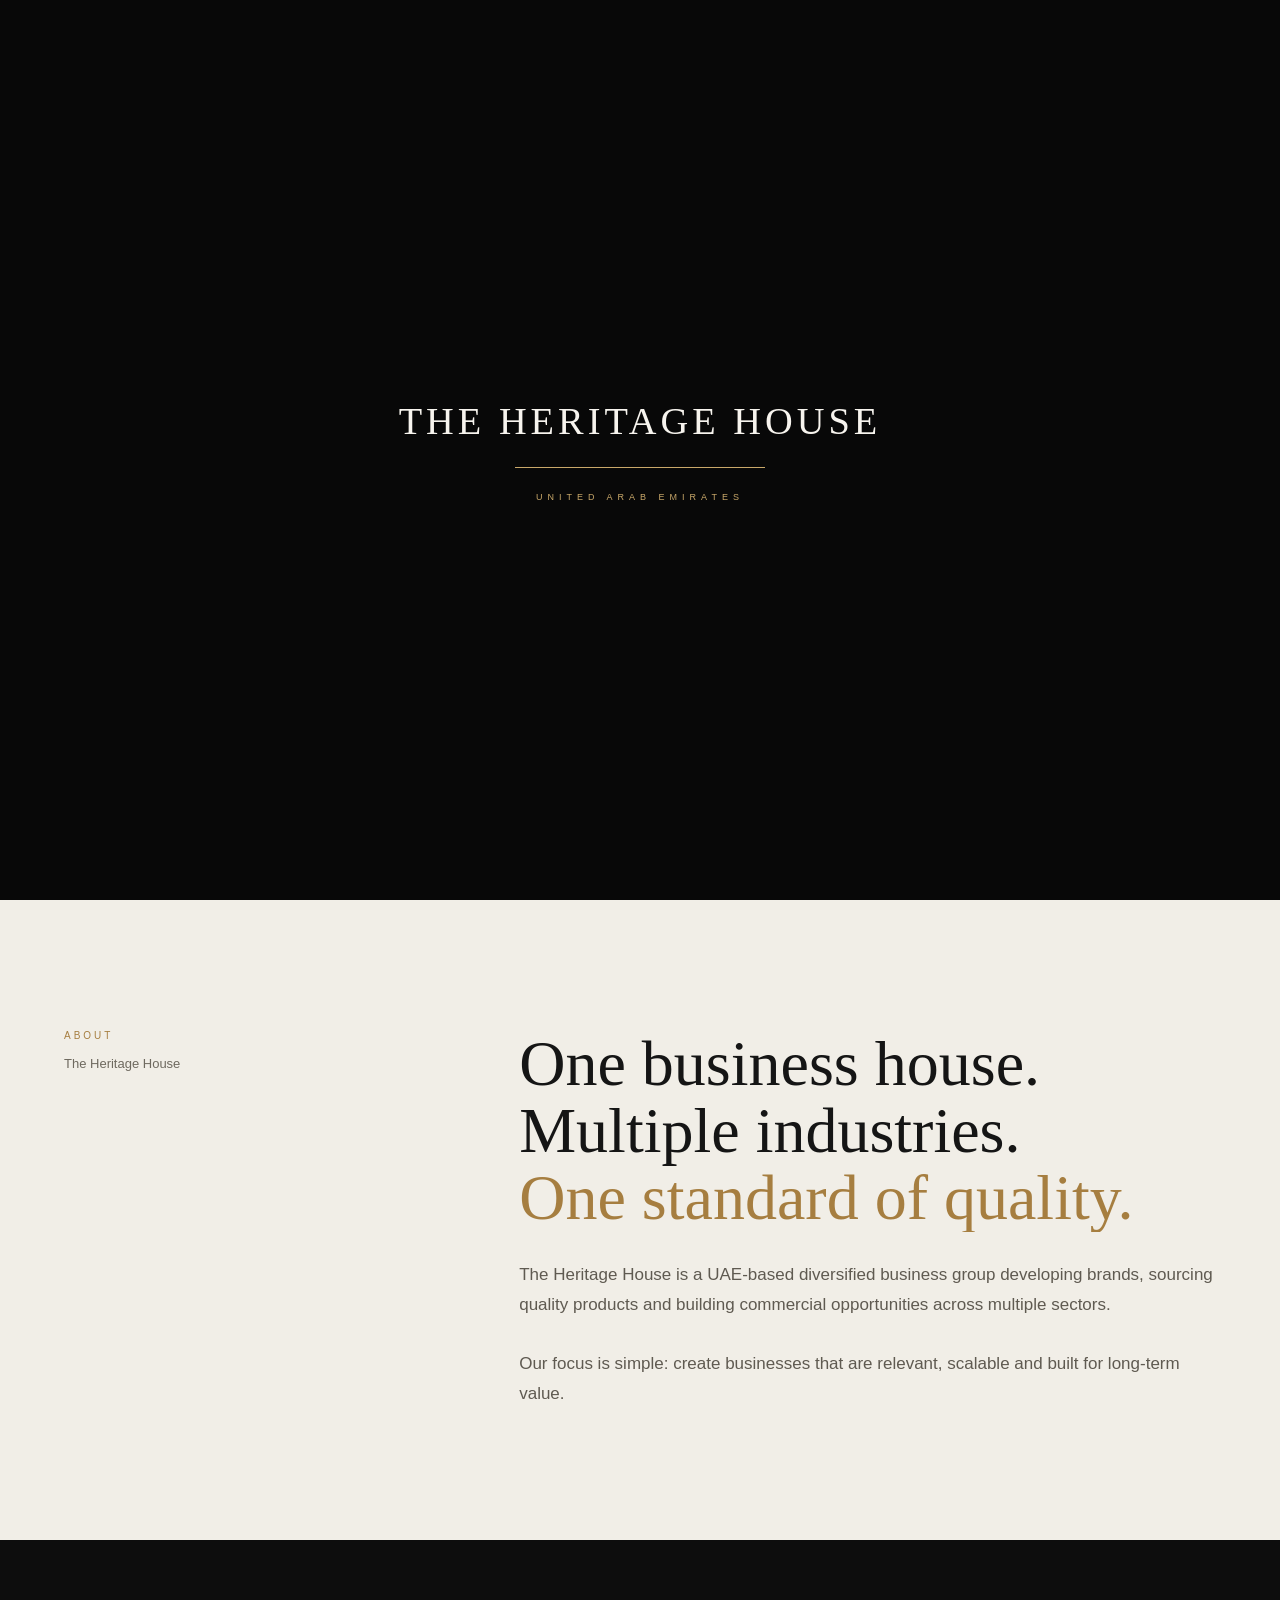
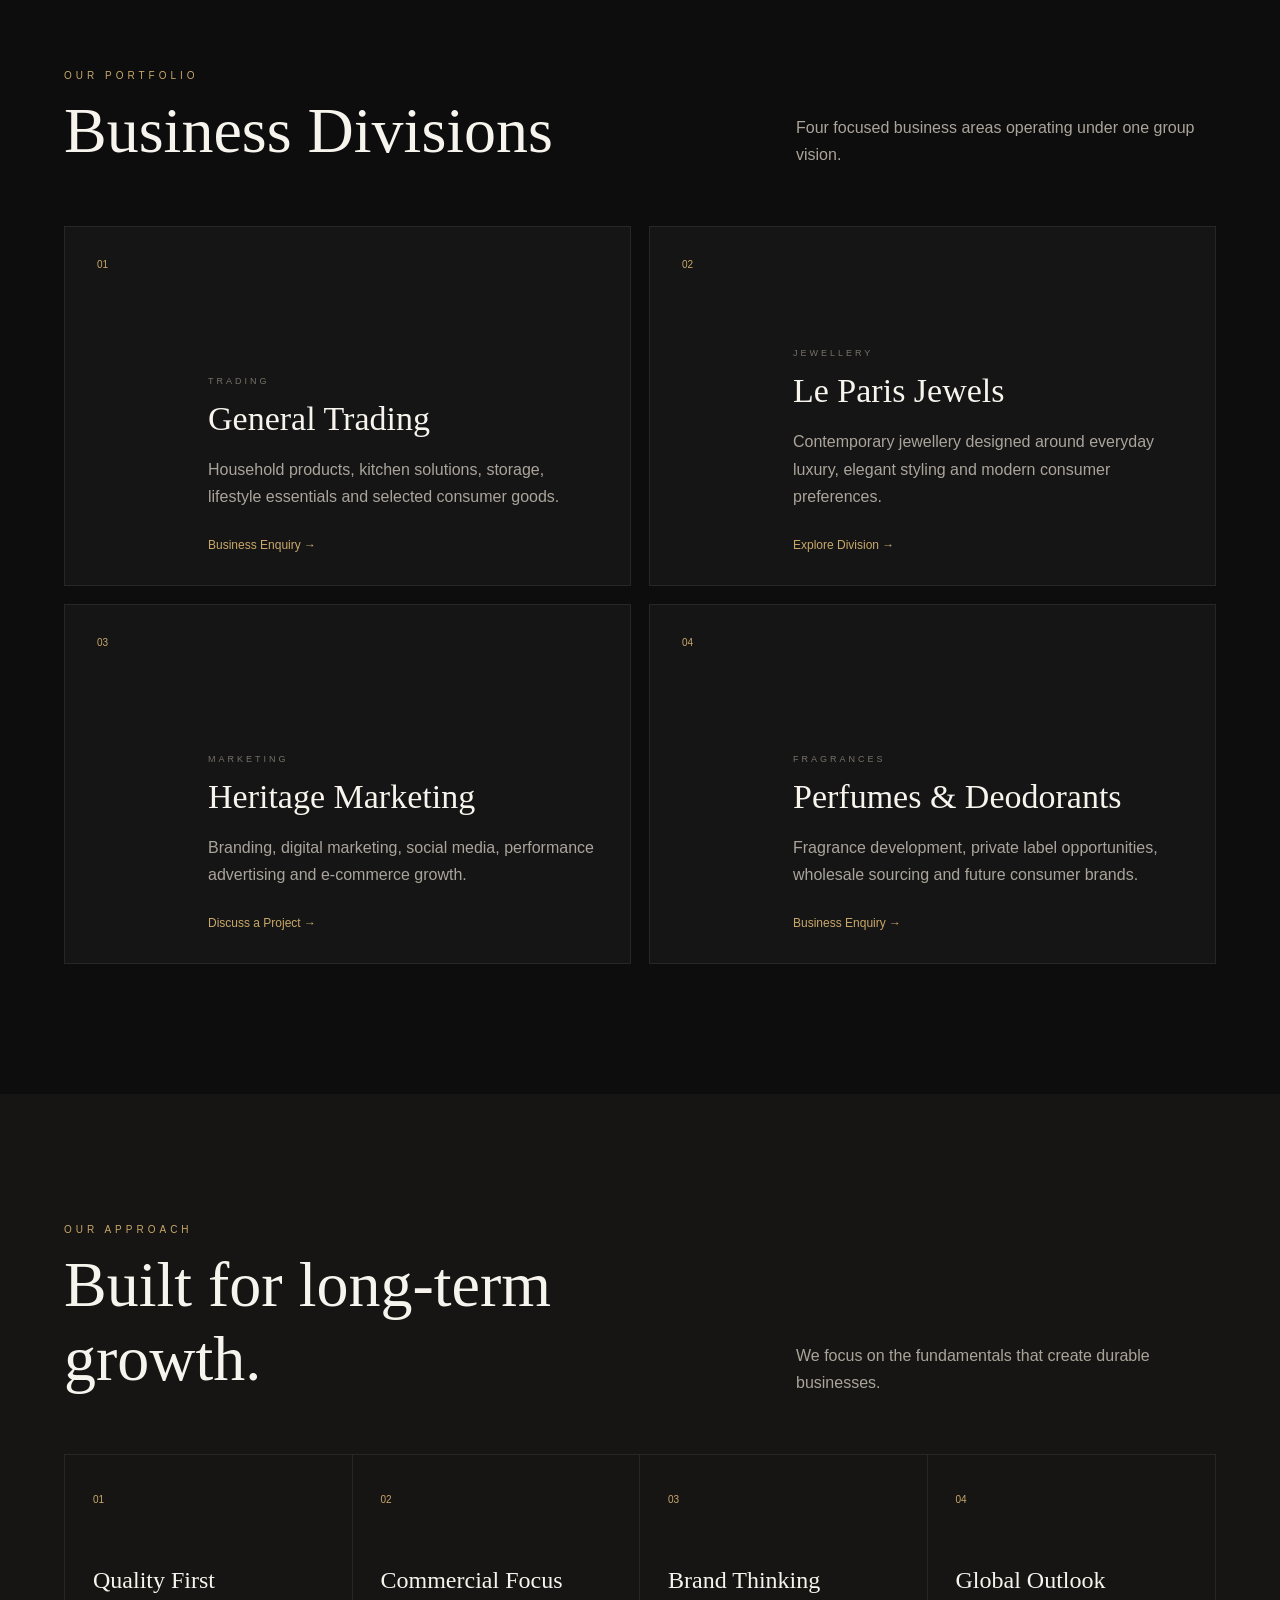
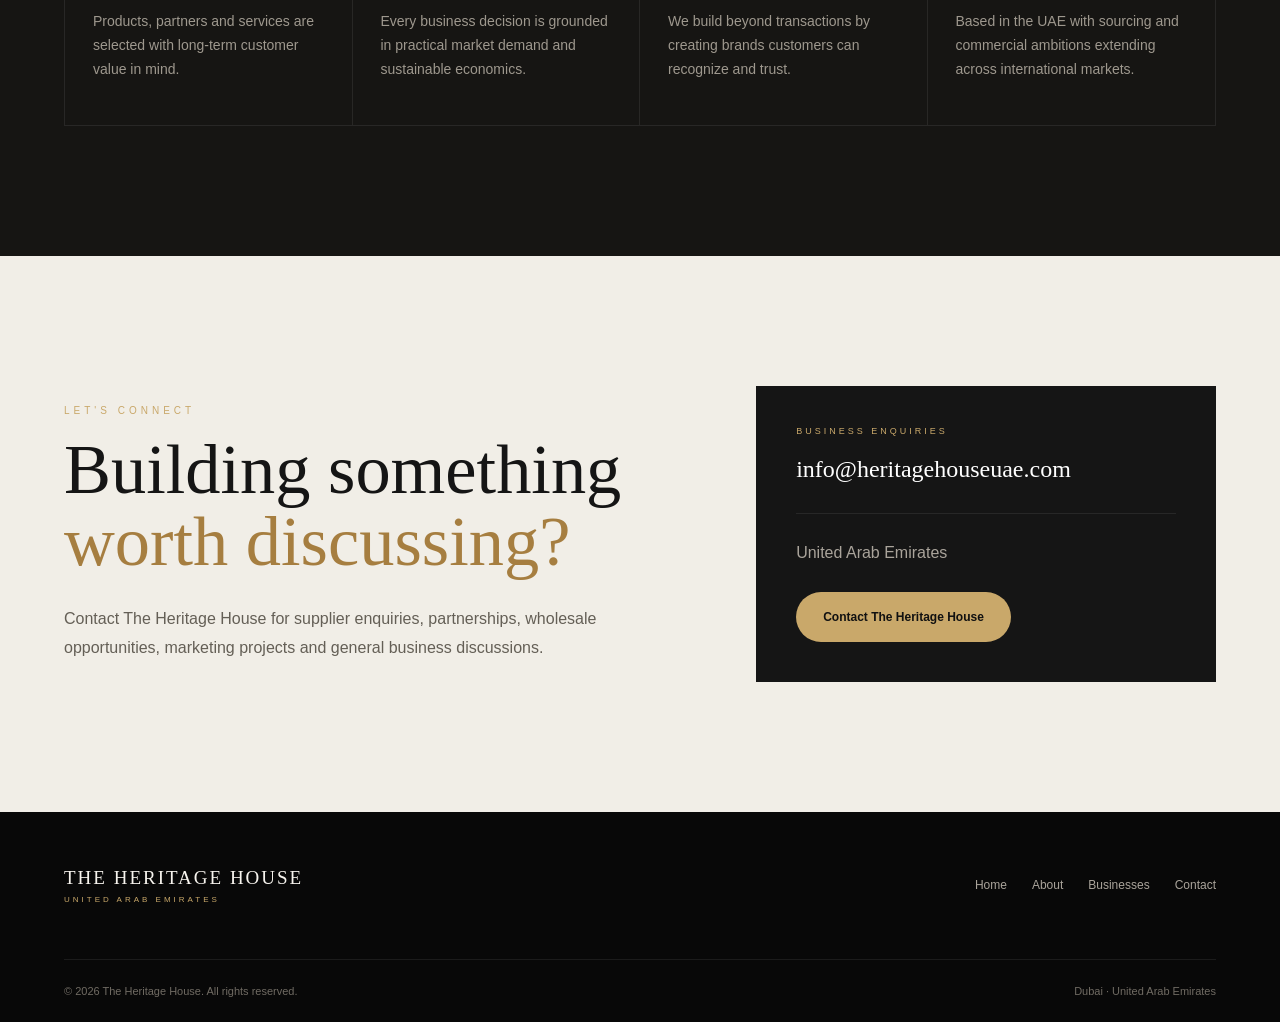
<file: index.html>
<!DOCTYPE html>
<html lang="en">
<head>
  <meta charset="UTF-8">
  <meta name="viewport" content="width=device-width, initial-scale=1.0">

  <title>The Heritage House | UAE</title>

  <meta
    name="description"
    content="The Heritage House is a UAE-based diversified business group operating across general trading, jewellery, marketing and fragrances."
  >

  <link rel="stylesheet" href="style.css">
</head>

<body>

  <!-- PAGE LOADER -->
   <div class="cursor-glow" id="cursorGlow"></div>
  <div class="page-loader" id="pageLoader">
    <div class="loader-inner">
      <div class="loader-brand">THE HERITAGE HOUSE</div>
      <div class="loader-line"></div>
      <div class="loader-location">UNITED ARAB EMIRATES</div>
    </div>
  </div>


  <!-- HEADER -->
  <header class="site-header">

    <div class="container nav-wrap">

      <a href="#home" class="brand">
        <span class="brand-name">THE HERITAGE HOUSE</span>
        <span class="brand-location">UNITED ARAB EMIRATES</span>
      </a>

      <nav class="desktop-nav">
        <a href="#home">Home</a>
        <a href="#about">About</a>
        <a href="#businesses">Businesses</a>
        <a href="#contact">Contact</a>
      </nav>

      <a href="#contact" class="header-cta">
        Business Enquiry
      </a>

      <button class="menu-toggle" aria-label="Open menu">
        <span></span>
        <span></span>
      </button>

    </div>

  </header>


  <!-- MOBILE MENU -->
  <div class="mobile-menu">

    <a href="#home">Home</a>
    <a href="#about">About</a>
    <a href="#businesses">Businesses</a>
    <a href="#contact">Contact</a>

  </div>


  <main>

    <!-- HERO -->
    <section class="hero" id="home">

      <div class="hero-glow"></div>

      <div class="container hero-grid">

        <div class="hero-copy">

          <p class="eyebrow hero-animate hero-delay-1">
            DUBAI · UNITED ARAB EMIRATES
          </p>

          <h1 class="hero-animate hero-delay-2">
            Building businesses.<br>
            Creating brands.<br>
            <span>Growing beyond borders.</span>
          </h1>

          <p class="hero-text hero-animate hero-delay-3">
            A diversified UAE business house focused on quality,
            innovation and long-term growth across trading,
            jewellery, marketing and fragrances.
          </p>

          <div class="hero-actions hero-animate hero-delay-4">

            <a href="#businesses" class="button button-gold">
              Explore Our Businesses
            </a>

            <a href="#about" class="button button-outline">
              Discover Our Story
            </a>

          </div>

        </div>


        <div class="hero-visual hero-animate hero-delay-3">

          <div class="orbit orbit-large"></div>
          <div class="orbit orbit-small"></div>

          <div class="hero-monogram">
            THH
          </div>

          <div class="hero-vertical-text">
            HERITAGE · QUALITY · GROWTH
          </div>

        </div>

      </div>


      <div class="hero-business-strip">

        <div>
          <span>01</span>
          General Trading
        </div>

        <div>
          <span>02</span>
          Le Paris Jewels
        </div>

        <div>
          <span>03</span>
          Marketing
        </div>

        <div>
          <span>04</span>
          Perfumes & Deodorants
        </div>

      </div>

    </section>


    <!-- ABOUT -->
    <section class="intro-section" id="about">

      <div class="container intro-grid">

        <div class="section-label reveal">

          <span>ABOUT</span>
          The Heritage House

        </div>


        <div class="intro-copy reveal">

          <h2>
            One business house.<br>
            Multiple industries.<br>
            <span>One standard of quality.</span>
          </h2>

          <p>
            The Heritage House is a UAE-based diversified business group
            developing brands, sourcing quality products and building
            commercial opportunities across multiple sectors.
          </p>

          <p>
            Our focus is simple: create businesses that are relevant,
            scalable and built for long-term value.
          </p>

        </div>

      </div>

    </section>


    <!-- BUSINESSES -->
    <section class="business-section" id="businesses">

      <div class="container">

        <div class="section-heading reveal">

          <div>
            <p class="eyebrow">OUR PORTFOLIO</p>
            <h2>Business Divisions</h2>
          </div>

          <p>
            Four focused business areas operating under one group vision.
          </p>

        </div>


        <div class="business-grid">

          <article class="business-card reveal">

            <div class="business-number">01</div>

            <div class="business-card-content">

              <p class="business-category">TRADING</p>

              <h3>General Trading</h3>

              <p>
                Household products, kitchen solutions, storage,
                lifestyle essentials and selected consumer goods.
              </p>

              <a href="#contact">Business Enquiry →</a>

            </div>

          </article>


          <article class="business-card reveal">

            <div class="business-number">02</div>

            <div class="business-card-content">

              <p class="business-category">JEWELLERY</p>

              <h3>Le Paris Jewels</h3>

              <p>
                Contemporary jewellery designed around everyday luxury,
                elegant styling and modern consumer preferences.
              </p>

              <a href="#contact">Explore Division →</a>

            </div>

          </article>


          <article class="business-card reveal">

            <div class="business-number">03</div>

            <div class="business-card-content">

              <p class="business-category">MARKETING</p>

              <h3>Heritage Marketing</h3>

              <p>
                Branding, digital marketing, social media,
                performance advertising and e-commerce growth.
              </p>

              <a href="marketing.html">Discuss a Project →</a>

            </div>

          </article>


          <article class="business-card reveal">

            <div class="business-number">04</div>

            <div class="business-card-content">

              <p class="business-category">FRAGRANCES</p>

              <h3>Perfumes & Deodorants</h3>

              <p>
                Fragrance development, private label opportunities,
                wholesale sourcing and future consumer brands.
              </p>

              <a href="#contact">Business Enquiry →</a>

            </div>

          </article>

        </div>

      </div>

    </section>


    <!-- VALUES -->
    <section class="values-section">

      <div class="container">

        <div class="section-heading reveal">

          <div>
            <p class="eyebrow">OUR APPROACH</p>
            <h2>Built for long-term growth.</h2>
          </div>

          <p>
            We focus on the fundamentals that create durable businesses.
          </p>

        </div>


        <div class="values-grid">

          <div class="value-item reveal">
            <span>01</span>
            <h3>Quality First</h3>

            <p>
              Products, partners and services are selected with
              long-term customer value in mind.
            </p>
          </div>


          <div class="value-item reveal">
            <span>02</span>
            <h3>Commercial Focus</h3>

            <p>
              Every business decision is grounded in practical
              market demand and sustainable economics.
            </p>
          </div>


          <div class="value-item reveal">
            <span>03</span>
            <h3>Brand Thinking</h3>

            <p>
              We build beyond transactions by creating brands
              customers can recognize and trust.
            </p>
          </div>


          <div class="value-item reveal">
            <span>04</span>
            <h3>Global Outlook</h3>

            <p>
              Based in the UAE with sourcing and commercial
              ambitions extending across international markets.
            </p>
          </div>

        </div>

      </div>

    </section>


    <!-- CONTACT -->
    <section class="contact-section" id="contact">

      <div class="container contact-grid">

        <div class="contact-copy reveal">

          <p class="eyebrow">LET'S CONNECT</p>

          <h2>
            Building something<br>
            <span>worth discussing?</span>
          </h2>

          <p>
            Contact The Heritage House for supplier enquiries,
            partnerships, wholesale opportunities, marketing projects
            and general business discussions.
          </p>

        </div>


        <div class="contact-panel reveal">

          <p class="contact-label">
            BUSINESS ENQUIRIES
          </p>

          <a href="mailto:info@heritagehouseuae.com" class="contact-email">
            info@heritagehouseuae.com
          </a>

          <div class="contact-divider"></div>

          <p>
            United Arab Emirates
          </p>

          <a
            href="mailto:info@heritagehouseuae.com"
            class="button button-gold"
          >
            Contact The Heritage House
          </a>

        </div>

      </div>

    </section>

  </main>


  <!-- FOOTER -->
  <footer>

    <div class="container footer-top">

      <div class="footer-brand">

        <span class="brand-name">
          THE HERITAGE HOUSE
        </span>

        <span class="brand-location">
          UNITED ARAB EMIRATES
        </span>

      </div>


      <div class="footer-links">

        <a href="#home">Home</a>
        <a href="#about">About</a>
        <a href="#businesses">Businesses</a>
        <a href="#contact">Contact</a>

      </div>

    </div>


    <div class="container footer-bottom">

      <p>
        © 2026 The Heritage House. All rights reserved.
      </p>

      <p>
        Dubai · United Arab Emirates
      </p>

    </div>

  </footer>


  <script src="script.js"></script>

</body>
</html>
</file>
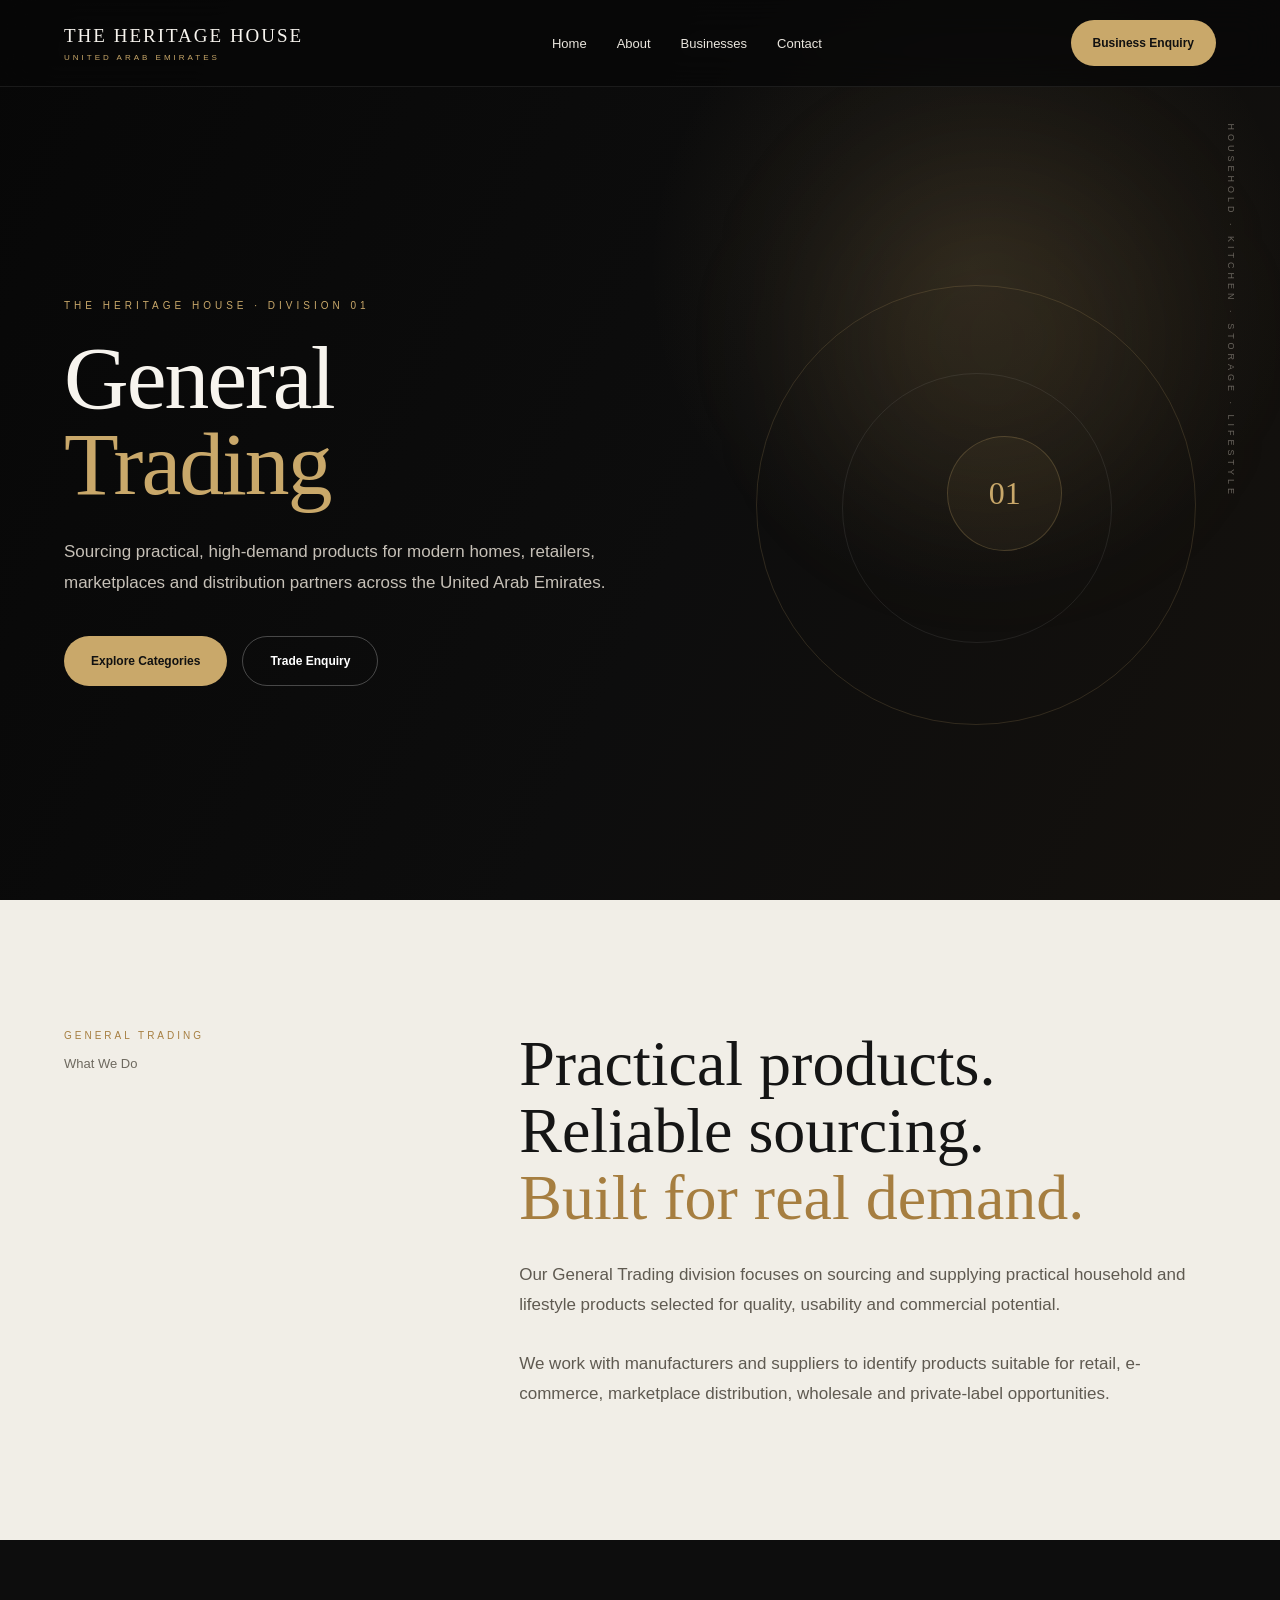
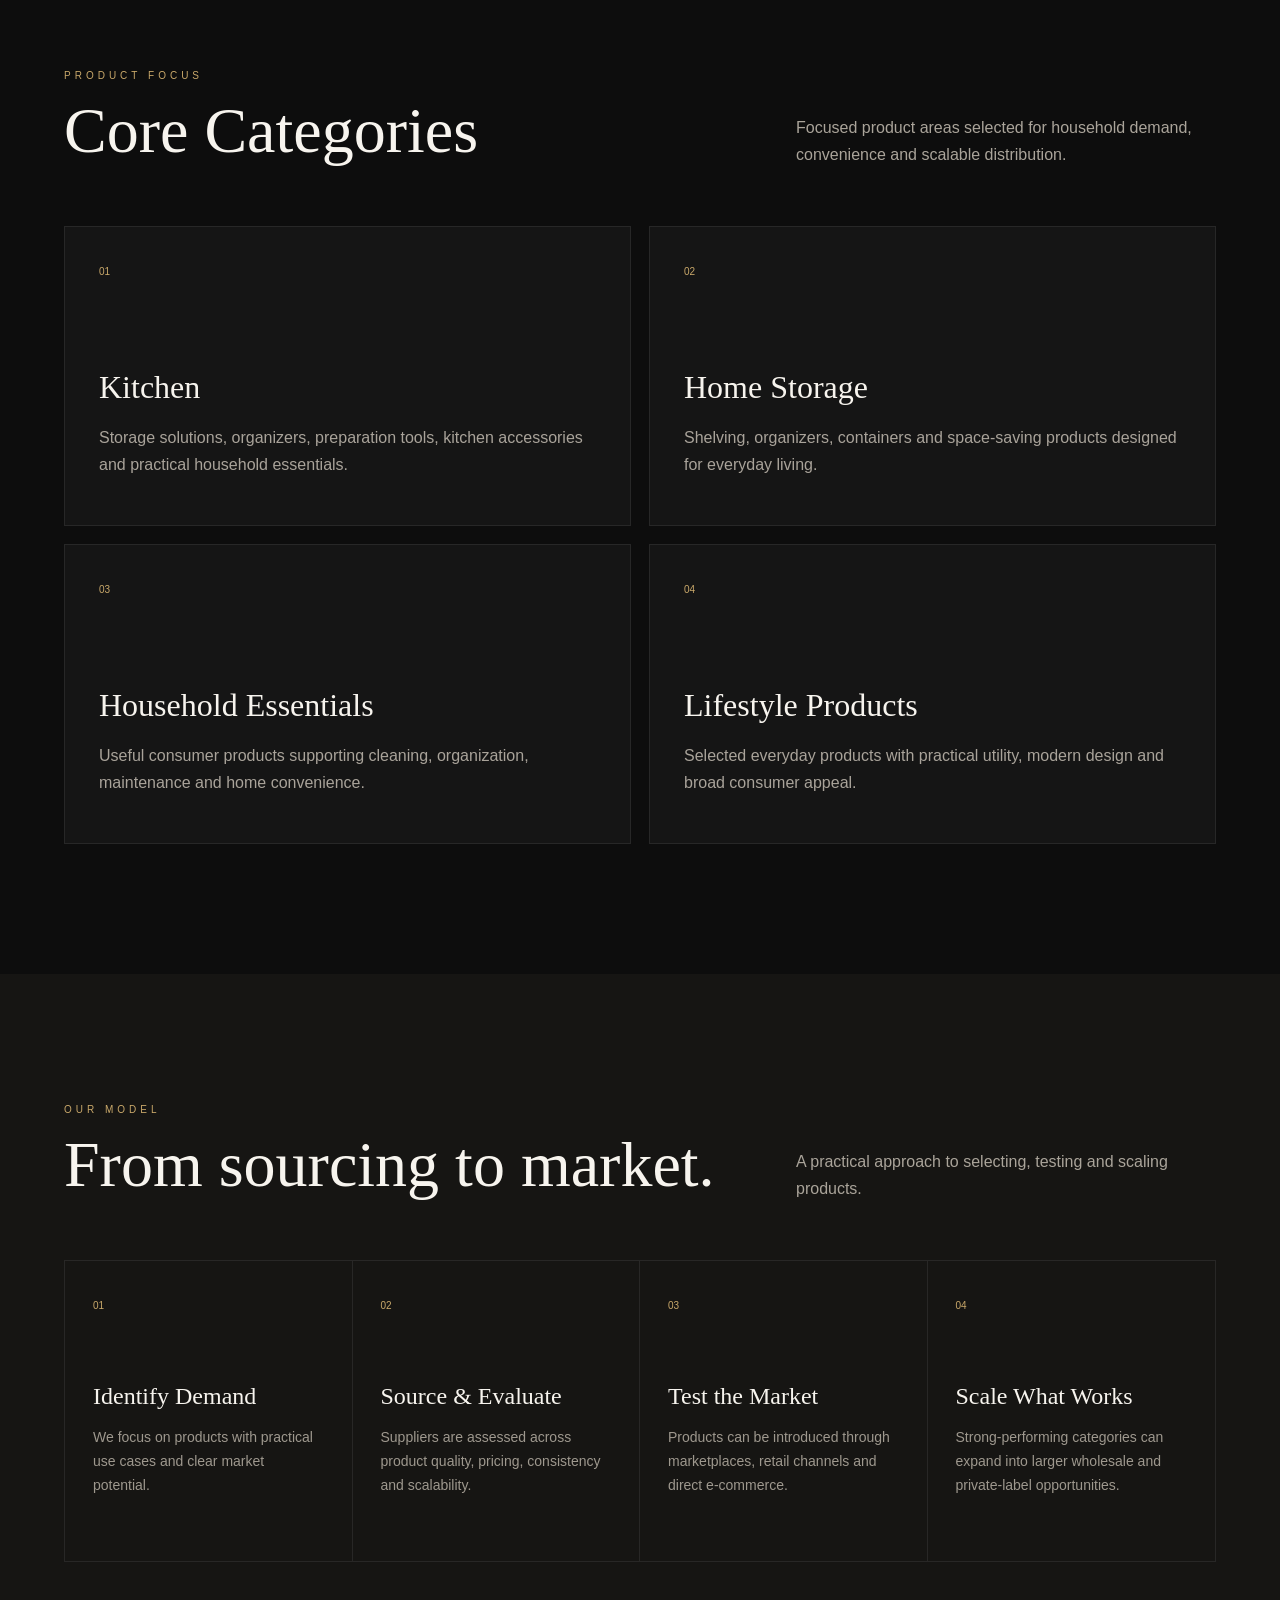
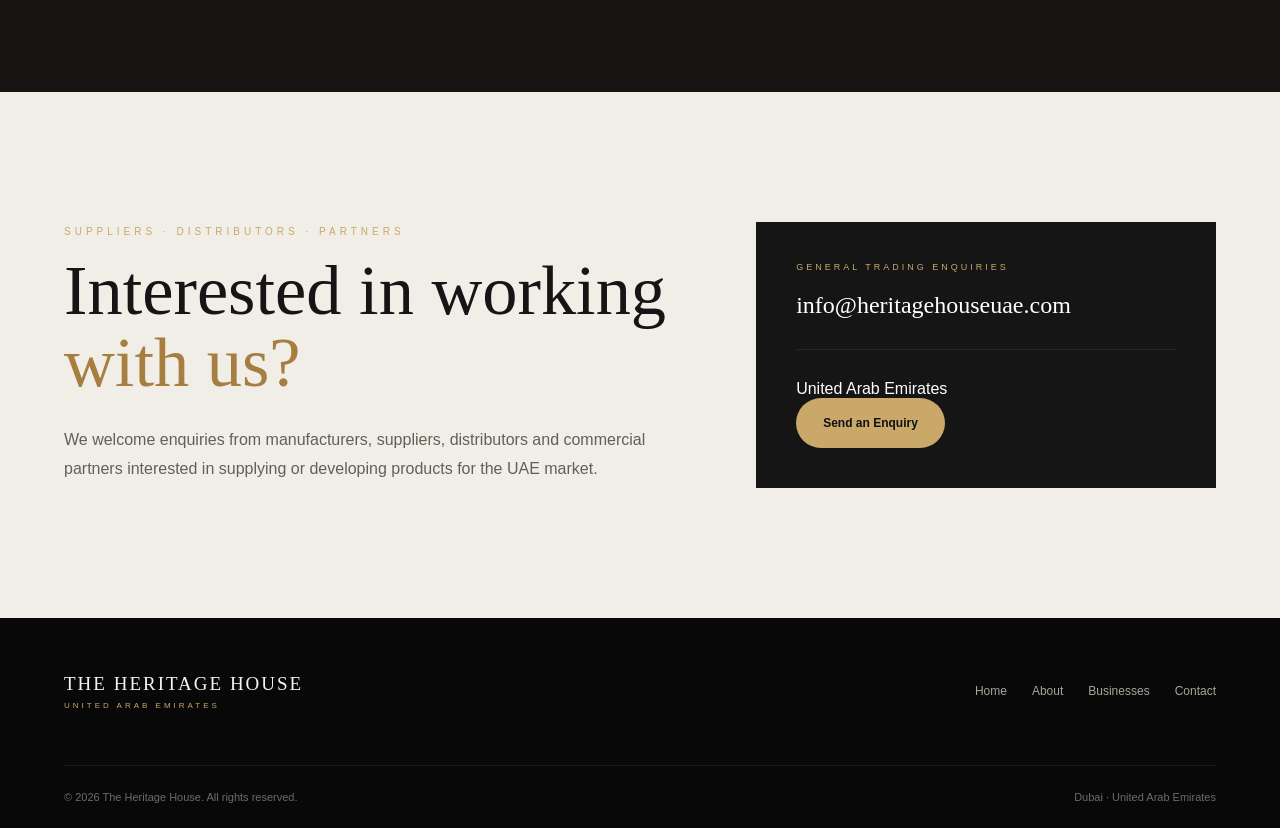
<file: general-trading.html>
<!DOCTYPE html>
<html lang="en">
<head>
  <meta charset="UTF-8">
  <meta name="viewport" content="width=device-width, initial-scale=1.0">

  <title>General Trading | The Heritage House UAE</title>

  <meta
    name="description"
    content="The Heritage House General Trading division supplies household products, kitchen solutions, storage, lifestyle essentials and selected consumer goods across the UAE."
  >

  <link rel="stylesheet" href="style.css">
</head>

<body class="division-page">

  <!-- HEADER -->
  <header class="site-header">

    <div class="container nav-wrap">

      <a href="index.html" class="brand">
        <span class="brand-name">THE HERITAGE HOUSE</span>
        <span class="brand-location">UNITED ARAB EMIRATES</span>
      </a>

      <nav class="desktop-nav">
        <a href="index.html">Home</a>
        <a href="index.html#about">About</a>
        <a href="index.html#businesses">Businesses</a>
        <a href="index.html#contact">Contact</a>
      </nav>

      <a href="index.html#contact" class="header-cta">
        Business Enquiry
      </a>

      <button class="menu-toggle" aria-label="Open menu">
        <span></span>
        <span></span>
      </button>

    </div>

  </header>


  <!-- MOBILE MENU -->
  <div class="mobile-menu">
    <a href="index.html">Home</a>
    <a href="index.html#about">About</a>
    <a href="index.html#businesses">Businesses</a>
    <a href="index.html#contact">Contact</a>
  </div>


  <main>

    <!-- DIVISION HERO -->
    <section class="division-hero">

      <div class="division-hero-glow"></div>

      <div class="container division-hero-grid">

        <div class="division-hero-copy">

          <p class="eyebrow">
            THE HERITAGE HOUSE · DIVISION 01
          </p>

          <h1>
            General<br>
            <span>Trading</span>
          </h1>

          <p class="division-hero-text">
            Sourcing practical, high-demand products for modern homes,
            retailers, marketplaces and distribution partners across
            the United Arab Emirates.
          </p>

          <div class="division-actions">

            <a href="#categories" class="button button-gold">
              Explore Categories
            </a>

            <a href="#enquiry" class="button button-outline">
              Trade Enquiry
            </a>

          </div>

        </div>


        <div class="division-hero-visual">

          <div class="division-ring division-ring-one"></div>
          <div class="division-ring division-ring-two"></div>

          <div class="division-number">
            01
          </div>

          <p>
            HOUSEHOLD · KITCHEN · STORAGE · LIFESTYLE
          </p>

        </div>

      </div>

    </section>


    <!-- INTRO -->
    <section class="division-intro">

      <div class="container division-intro-grid">

        <div class="section-label reveal">
          <span>GENERAL TRADING</span>
          What We Do
        </div>

        <div class="division-intro-copy reveal">

          <h2>
            Practical products.<br>
            Reliable sourcing.<br>
            <span>Built for real demand.</span>
          </h2>

          <p>
            Our General Trading division focuses on sourcing and supplying
            practical household and lifestyle products selected for quality,
            usability and commercial potential.
          </p>

          <p>
            We work with manufacturers and suppliers to identify products
            suitable for retail, e-commerce, marketplace distribution,
            wholesale and private-label opportunities.
          </p>

        </div>

      </div>

    </section>


    <!-- CATEGORIES -->
    <section class="division-categories" id="categories">

      <div class="container">

        <div class="section-heading reveal">

          <div>
            <p class="eyebrow">PRODUCT FOCUS</p>
            <h2>Core Categories</h2>
          </div>

          <p>
            Focused product areas selected for household demand,
            convenience and scalable distribution.
          </p>

        </div>


        <div class="category-grid">

          <article class="category-card reveal">
            <span>01</span>
            <h3>Kitchen</h3>
            <p>
              Storage solutions, organizers, preparation tools,
              kitchen accessories and practical household essentials.
            </p>
          </article>


          <article class="category-card reveal">
            <span>02</span>
            <h3>Home Storage</h3>
            <p>
              Shelving, organizers, containers and space-saving
              products designed for everyday living.
            </p>
          </article>


          <article class="category-card reveal">
            <span>03</span>
            <h3>Household Essentials</h3>
            <p>
              Useful consumer products supporting cleaning,
              organization, maintenance and home convenience.
            </p>
          </article>


          <article class="category-card reveal">
            <span>04</span>
            <h3>Lifestyle Products</h3>
            <p>
              Selected everyday products with practical utility,
              modern design and broad consumer appeal.
            </p>
          </article>

        </div>

      </div>

    </section>


    <!-- HOW WE WORK -->
    <section class="division-process">

      <div class="container">

        <div class="section-heading reveal">

          <div>
            <p class="eyebrow">OUR MODEL</p>
            <h2>From sourcing to market.</h2>
          </div>

          <p>
            A practical approach to selecting, testing and scaling products.
          </p>

        </div>


        <div class="process-grid">

          <div class="process-item reveal">
            <span>01</span>
            <h3>Identify Demand</h3>
            <p>
              We focus on products with practical use cases and
              clear market potential.
            </p>
          </div>

          <div class="process-item reveal">
            <span>02</span>
            <h3>Source & Evaluate</h3>
            <p>
              Suppliers are assessed across product quality,
              pricing, consistency and scalability.
            </p>
          </div>

          <div class="process-item reveal">
            <span>03</span>
            <h3>Test the Market</h3>
            <p>
              Products can be introduced through marketplaces,
              retail channels and direct e-commerce.
            </p>
          </div>

          <div class="process-item reveal">
            <span>04</span>
            <h3>Scale What Works</h3>
            <p>
              Strong-performing categories can expand into larger
              wholesale and private-label opportunities.
            </p>
          </div>

        </div>

      </div>

    </section>


    <!-- ENQUIRY -->
    <section class="division-enquiry" id="enquiry">

      <div class="container division-enquiry-grid">

        <div class="division-enquiry-copy reveal">

          <p class="eyebrow">
            SUPPLIERS · DISTRIBUTORS · PARTNERS
          </p>

          <h2>
            Interested in working
            <span>with us?</span>
          </h2>

          <p>
            We welcome enquiries from manufacturers, suppliers,
            distributors and commercial partners interested in
            supplying or developing products for the UAE market.
          </p>

        </div>


        <div class="division-enquiry-panel reveal">

          <p class="contact-label">
            GENERAL TRADING ENQUIRIES
          </p>

          <a
            href="mailto:info@heritagehouseuae.com"
            class="contact-email"
          >
            info@heritagehouseuae.com
          </a>

          <div class="contact-divider"></div>

          <p>
            United Arab Emirates
          </p>

          <a
            href="mailto:info@heritagehouseuae.com"
            class="button button-gold"
          >
            Send an Enquiry
          </a>

        </div>

      </div>

    </section>

  </main>


  <!-- FOOTER -->
  <footer>

    <div class="container footer-top">

      <div class="footer-brand">

        <span class="brand-name">
          THE HERITAGE HOUSE
        </span>

        <span class="brand-location">
          UNITED ARAB EMIRATES
        </span>

      </div>


      <div class="footer-links">

        <a href="index.html">Home</a>
        <a href="index.html#about">About</a>
        <a href="index.html#businesses">Businesses</a>
        <a href="index.html#contact">Contact</a>

      </div>

    </div>


    <div class="container footer-bottom">

      <p>
        © 2026 The Heritage House. All rights reserved.
      </p>

      <p>
        Dubai · United Arab Emirates
      </p>

    </div>

  </footer>


  <script src="script.js"></script>

</body>
</html>
</file>
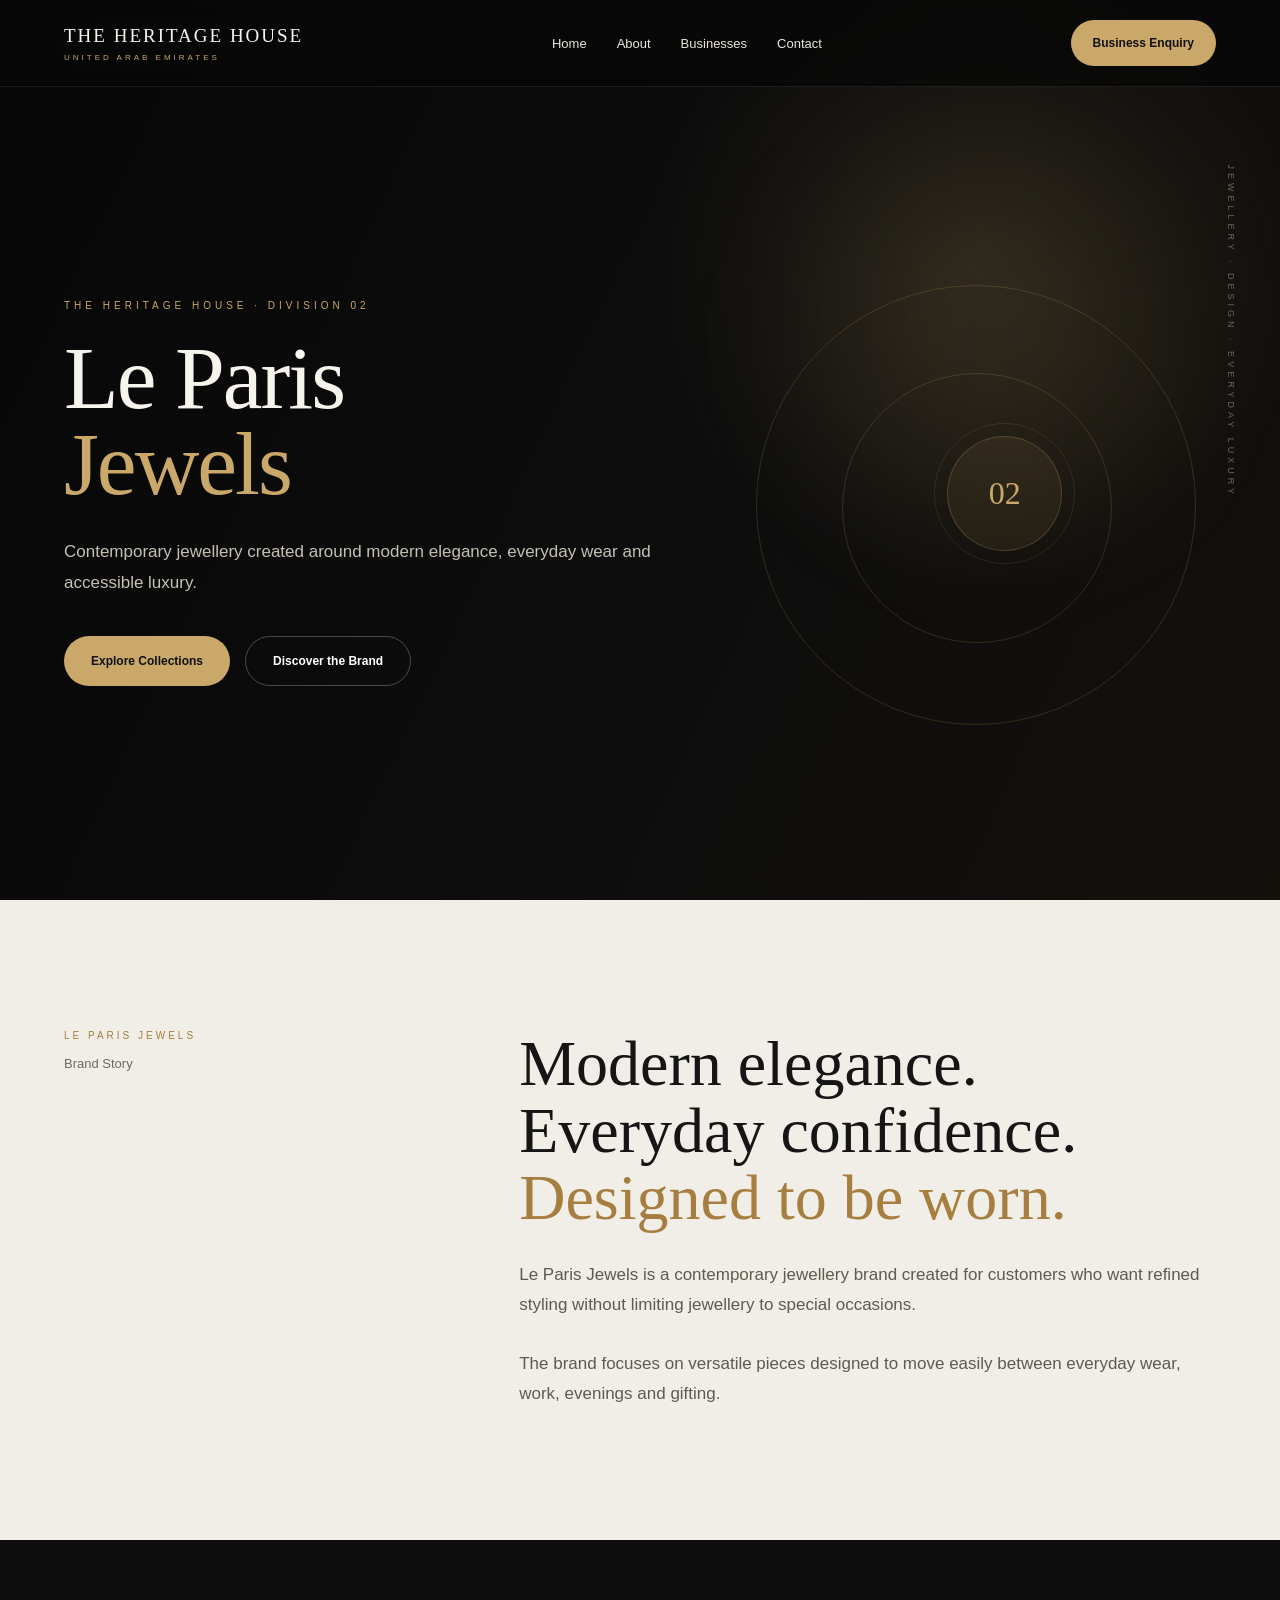
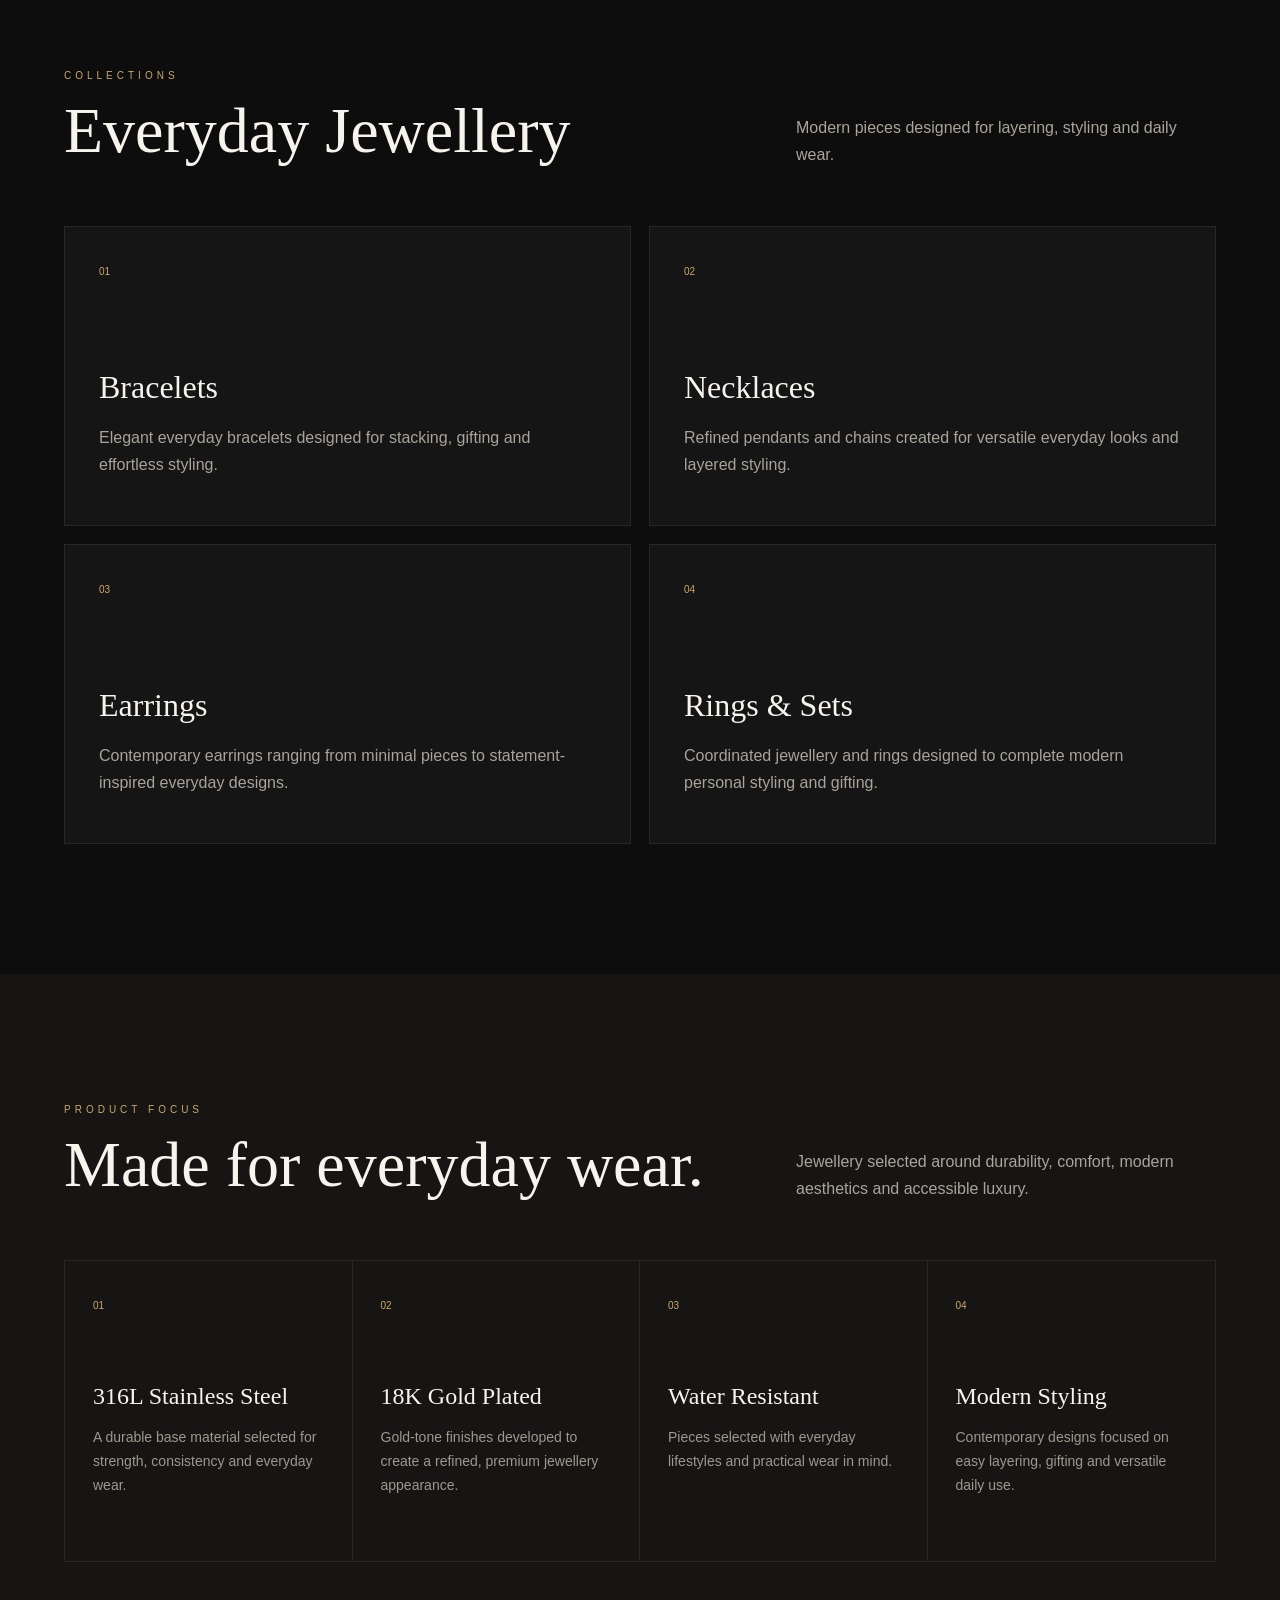
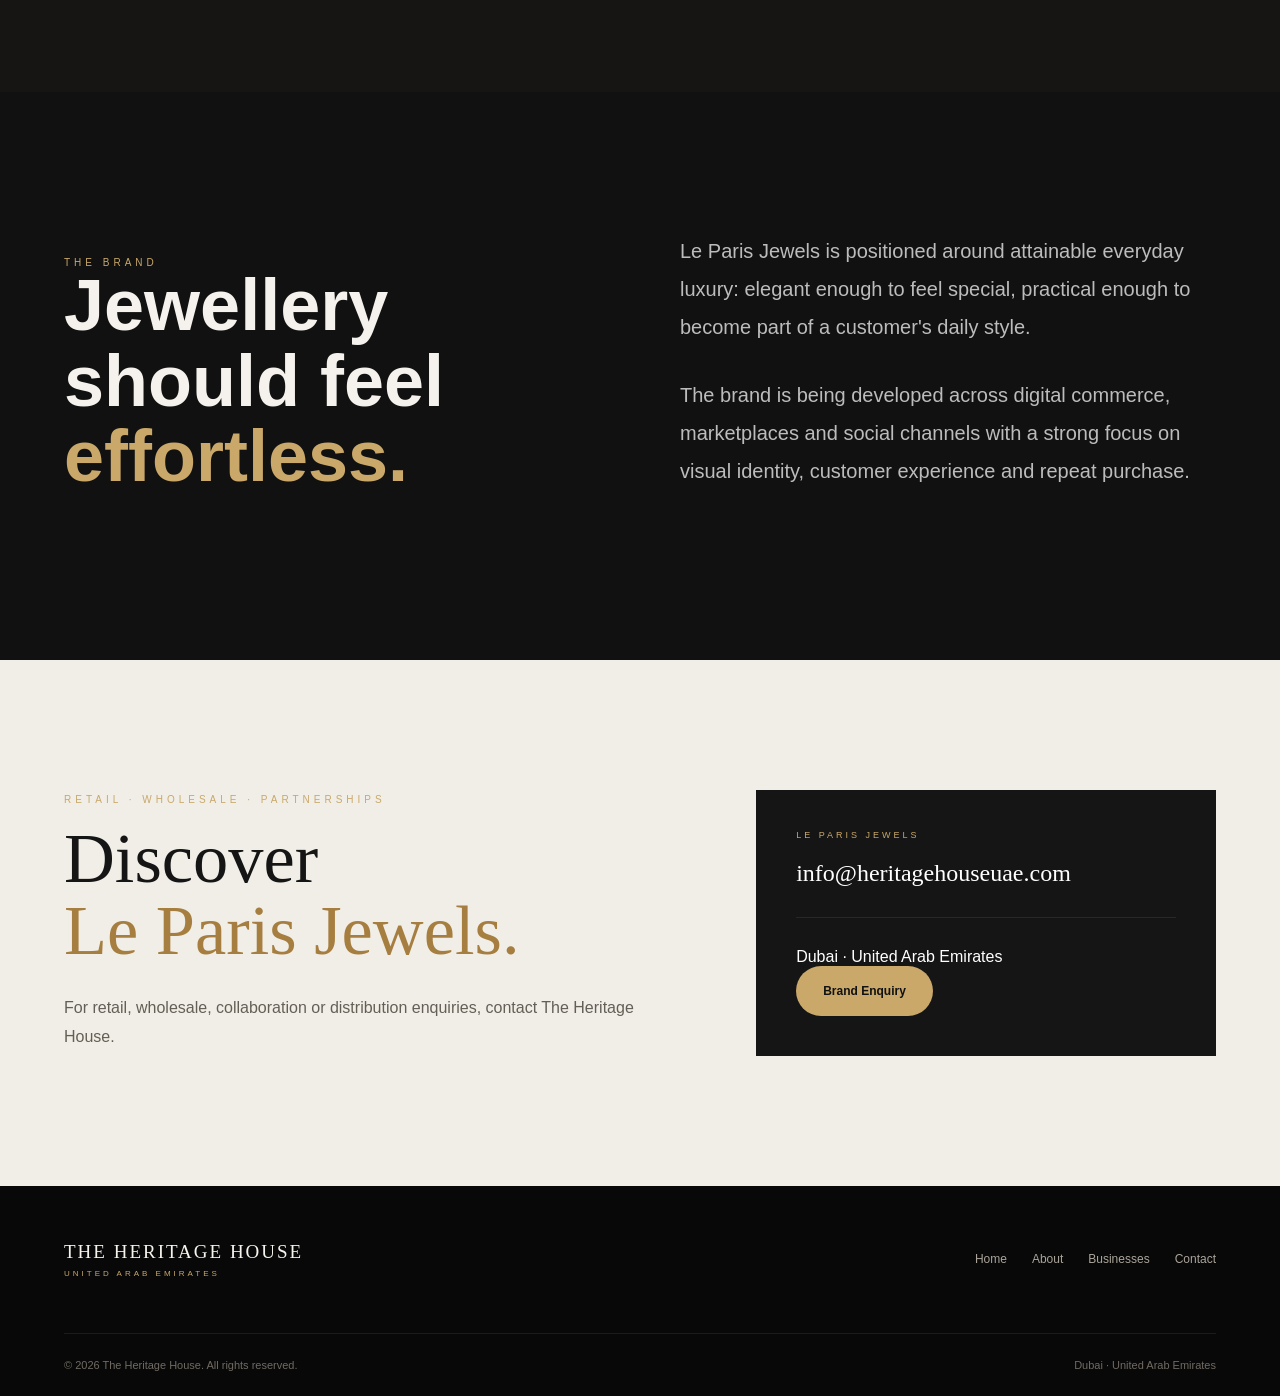
<file: le-paris-jewels.html>
<!DOCTYPE html>
<html lang="en">
<head>
  <meta charset="UTF-8">
  <meta name="viewport" content="width=device-width, initial-scale=1.0">

  <title>Le Paris Jewels | The Heritage House UAE</title>

  <meta
    name="description"
    content="Le Paris Jewels is the contemporary jewellery division of The Heritage House, focused on modern everyday luxury, 18K gold-plated stainless steel jewellery and elegant styling."
  >

  <link rel="stylesheet" href="style.css">
</head>

<body class="division-page jewellery-page">

  <!-- HEADER -->
  <header class="site-header">

    <div class="container nav-wrap">

      <a href="index.html" class="brand">
        <span class="brand-name">THE HERITAGE HOUSE</span>
        <span class="brand-location">UNITED ARAB EMIRATES</span>
      </a>

      <nav class="desktop-nav">
        <a href="index.html">Home</a>
        <a href="index.html#about">About</a>
        <a href="index.html#businesses">Businesses</a>
        <a href="index.html#contact">Contact</a>
      </nav>

      <a href="index.html#contact" class="header-cta">
        Business Enquiry
      </a>

      <button class="menu-toggle" aria-label="Open menu">
        <span></span>
        <span></span>
      </button>

    </div>

  </header>


  <!-- MOBILE MENU -->
  <div class="mobile-menu">
    <a href="index.html">Home</a>
    <a href="index.html#about">About</a>
    <a href="index.html#businesses">Businesses</a>
    <a href="index.html#contact">Contact</a>
  </div>


  <main>

    <!-- HERO -->
    <section class="division-hero jewellery-hero">

      <div class="division-hero-glow"></div>

      <div class="container division-hero-grid">

        <div class="division-hero-copy">

          <p class="eyebrow">
            THE HERITAGE HOUSE · DIVISION 02
          </p>

          <h1>
            Le Paris<br>
            <span>Jewels</span>
          </h1>

          <p class="division-hero-text">
            Contemporary jewellery created around modern elegance,
            everyday wear and accessible luxury.
          </p>

          <div class="division-actions">

            <a href="#collections" class="button button-gold">
              Explore Collections
            </a>

            <a href="#brand-story" class="button button-outline">
              Discover the Brand
            </a>

          </div>

        </div>


        <div class="division-hero-visual">

          <div class="division-ring division-ring-one"></div>
          <div class="division-ring division-ring-two"></div>

          <div class="division-number">
            02
          </div>

          <p>
            JEWELLERY · DESIGN · EVERYDAY LUXURY
          </p>

        </div>

      </div>

    </section>


    <!-- BRAND STORY -->
    <section class="division-intro" id="brand-story">

      <div class="container division-intro-grid">

        <div class="section-label reveal">
          <span>LE PARIS JEWELS</span>
          Brand Story
        </div>

        <div class="division-intro-copy reveal">

          <h2>
            Modern elegance.<br>
            Everyday confidence.<br>
            <span>Designed to be worn.</span>
          </h2>

          <p>
            Le Paris Jewels is a contemporary jewellery brand created
            for customers who want refined styling without limiting
            jewellery to special occasions.
          </p>

          <p>
            The brand focuses on versatile pieces designed to move easily
            between everyday wear, work, evenings and gifting.
          </p>

        </div>

      </div>

    </section>


    <!-- COLLECTIONS -->
    <section class="division-categories" id="collections">

      <div class="container">

        <div class="section-heading reveal">

          <div>
            <p class="eyebrow">COLLECTIONS</p>
            <h2>Everyday Jewellery</h2>
          </div>

          <p>
            Modern pieces designed for layering, styling and daily wear.
          </p>

        </div>


        <div class="category-grid">

          <article class="category-card reveal">
            <span>01</span>

            <h3>Bracelets</h3>

            <p>
              Elegant everyday bracelets designed for stacking,
              gifting and effortless styling.
            </p>
          </article>


          <article class="category-card reveal">
            <span>02</span>

            <h3>Necklaces</h3>

            <p>
              Refined pendants and chains created for versatile
              everyday looks and layered styling.
            </p>
          </article>


          <article class="category-card reveal">
            <span>03</span>

            <h3>Earrings</h3>

            <p>
              Contemporary earrings ranging from minimal pieces
              to statement-inspired everyday designs.
            </p>
          </article>


          <article class="category-card reveal">
            <span>04</span>

            <h3>Rings & Sets</h3>

            <p>
              Coordinated jewellery and rings designed to complete
              modern personal styling and gifting.
            </p>
          </article>

        </div>

      </div>

    </section>


    <!-- MATERIAL / PRODUCT PROMISE -->
    <section class="division-process">

      <div class="container">

        <div class="section-heading reveal">

          <div>
            <p class="eyebrow">PRODUCT FOCUS</p>
            <h2>Made for everyday wear.</h2>
          </div>

          <p>
            Jewellery selected around durability, comfort,
            modern aesthetics and accessible luxury.
          </p>

        </div>


        <div class="process-grid">

          <div class="process-item reveal">
            <span>01</span>

            <h3>316L Stainless Steel</h3>

            <p>
              A durable base material selected for strength,
              consistency and everyday wear.
            </p>
          </div>


          <div class="process-item reveal">
            <span>02</span>

            <h3>18K Gold Plated</h3>

            <p>
              Gold-tone finishes developed to create a refined,
              premium jewellery appearance.
            </p>
          </div>


          <div class="process-item reveal">
            <span>03</span>

            <h3>Water Resistant</h3>

            <p>
              Pieces selected with everyday lifestyles
              and practical wear in mind.
            </p>
          </div>


          <div class="process-item reveal">
            <span>04</span>

            <h3>Modern Styling</h3>

            <p>
              Contemporary designs focused on easy layering,
              gifting and versatile daily use.
            </p>
          </div>

        </div>

      </div>

    </section>


    <!-- POSITIONING -->
    <section class="jewellery-positioning">

      <div class="container jewellery-positioning-grid">

        <div class="reveal">

          <p class="eyebrow">
            THE BRAND
          </p>

          <h2>
            Jewellery should feel
            <span>effortless.</span>
          </h2>

        </div>


        <div class="jewellery-positioning-copy reveal">

          <p>
            Le Paris Jewels is positioned around attainable everyday luxury:
            elegant enough to feel special, practical enough to become
            part of a customer's daily style.
          </p>

          <p>
            The brand is being developed across digital commerce,
            marketplaces and social channels with a strong focus
            on visual identity, customer experience and repeat purchase.
          </p>

        </div>

      </div>

    </section>


    <!-- ENQUIRY -->
    <section class="division-enquiry">

      <div class="container division-enquiry-grid">

        <div class="division-enquiry-copy reveal">

          <p class="eyebrow">
            RETAIL · WHOLESALE · PARTNERSHIPS
          </p>

          <h2>
            Discover<br>
            <span>Le Paris Jewels.</span>
          </h2>

          <p>
            For retail, wholesale, collaboration or distribution enquiries,
            contact The Heritage House.
          </p>

        </div>


        <div class="division-enquiry-panel reveal">

          <p class="contact-label">
            LE PARIS JEWELS
          </p>

          <a
            href="mailto:info@heritagehouseuae.com"
            class="contact-email"
          >
            info@heritagehouseuae.com
          </a>

          <div class="contact-divider"></div>

          <p>
            Dubai · United Arab Emirates
          </p>

          <a
            href="mailto:info@heritagehouseuae.com"
            class="button button-gold"
          >
            Brand Enquiry
          </a>

        </div>

      </div>

    </section>

  </main>


  <!-- FOOTER -->
  <footer>

    <div class="container footer-top">

      <div class="footer-brand">

        <span class="brand-name">
          THE HERITAGE HOUSE
        </span>

        <span class="brand-location">
          UNITED ARAB EMIRATES
        </span>

      </div>


      <div class="footer-links">
        <a href="index.html">Home</a>
        <a href="index.html#about">About</a>
        <a href="index.html#businesses">Businesses</a>
        <a href="index.html#contact">Contact</a>
      </div>

    </div>


    <div class="container footer-bottom">

      <p>
        © 2026 The Heritage House. All rights reserved.
      </p>

      <p>
        Dubai · United Arab Emirates
      </p>

    </div>

  </footer>


  <script src="script.js"></script>

</body>
</html>
</file>
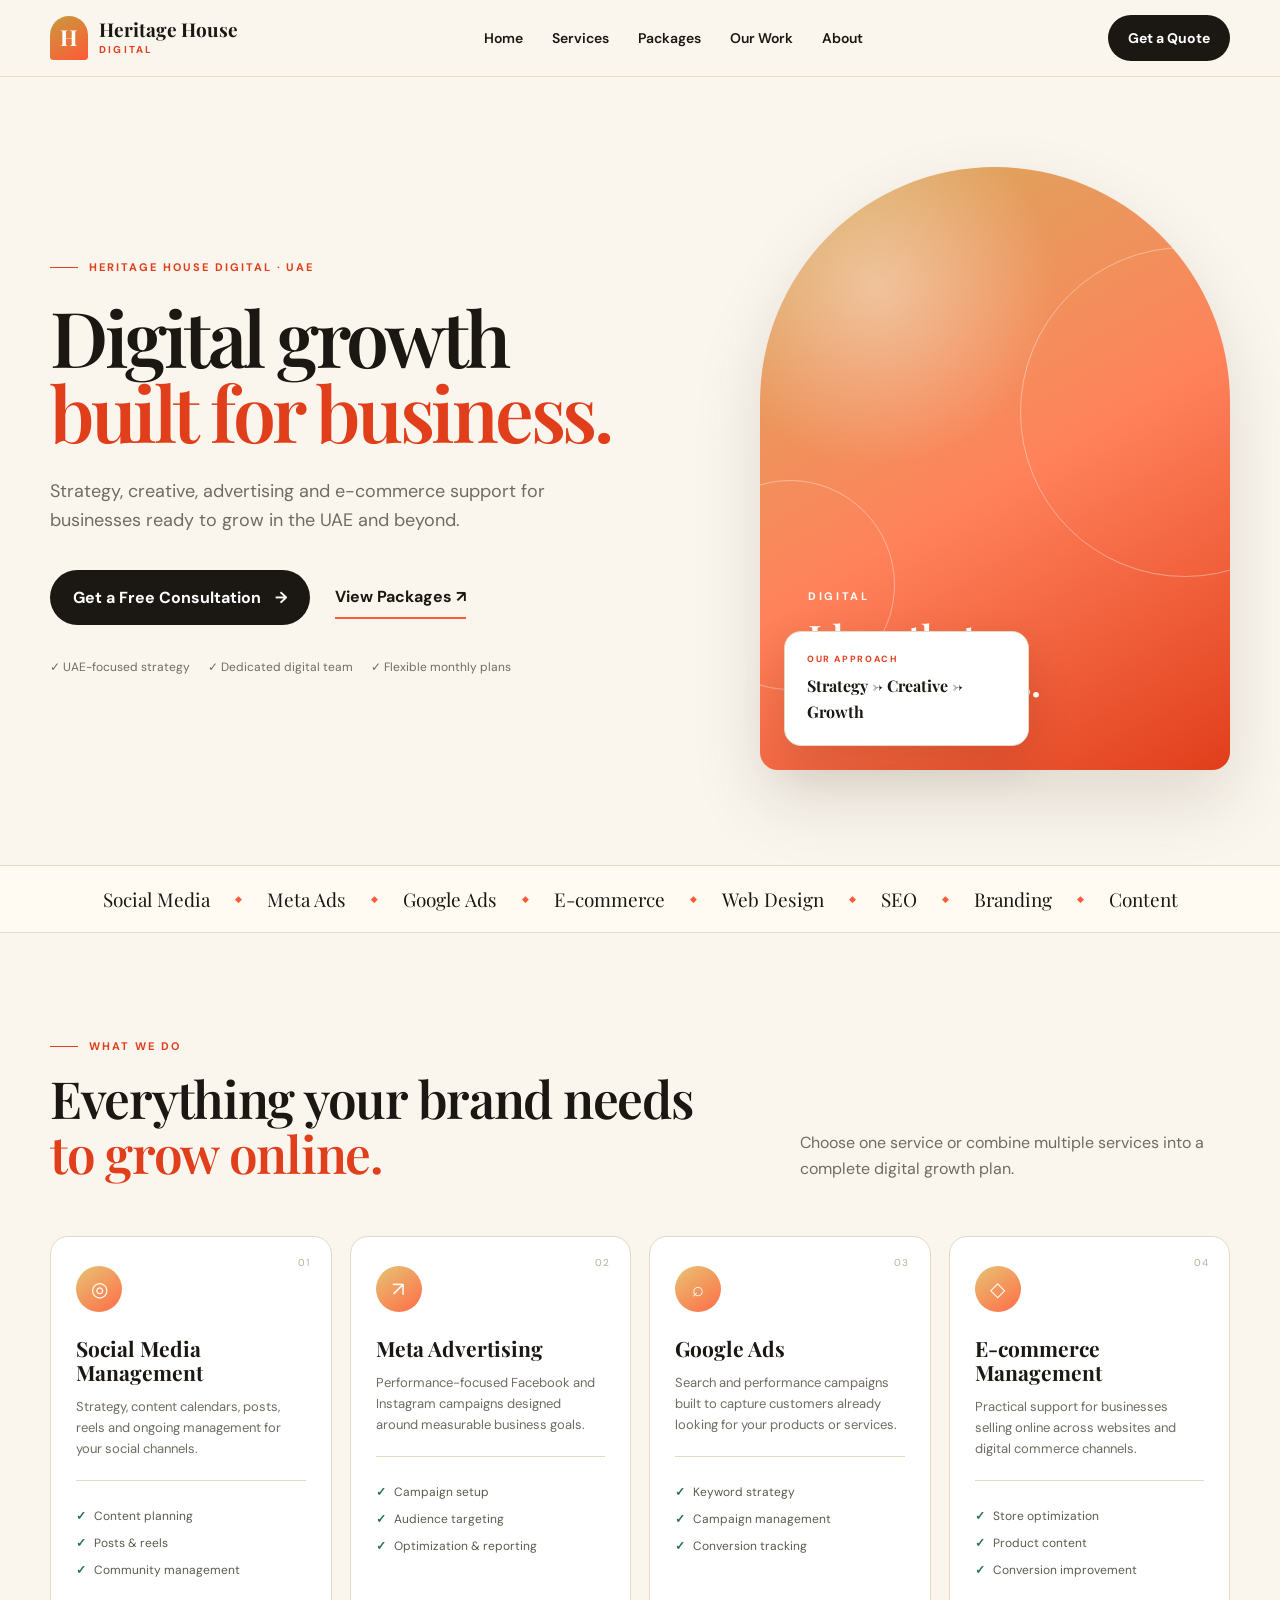
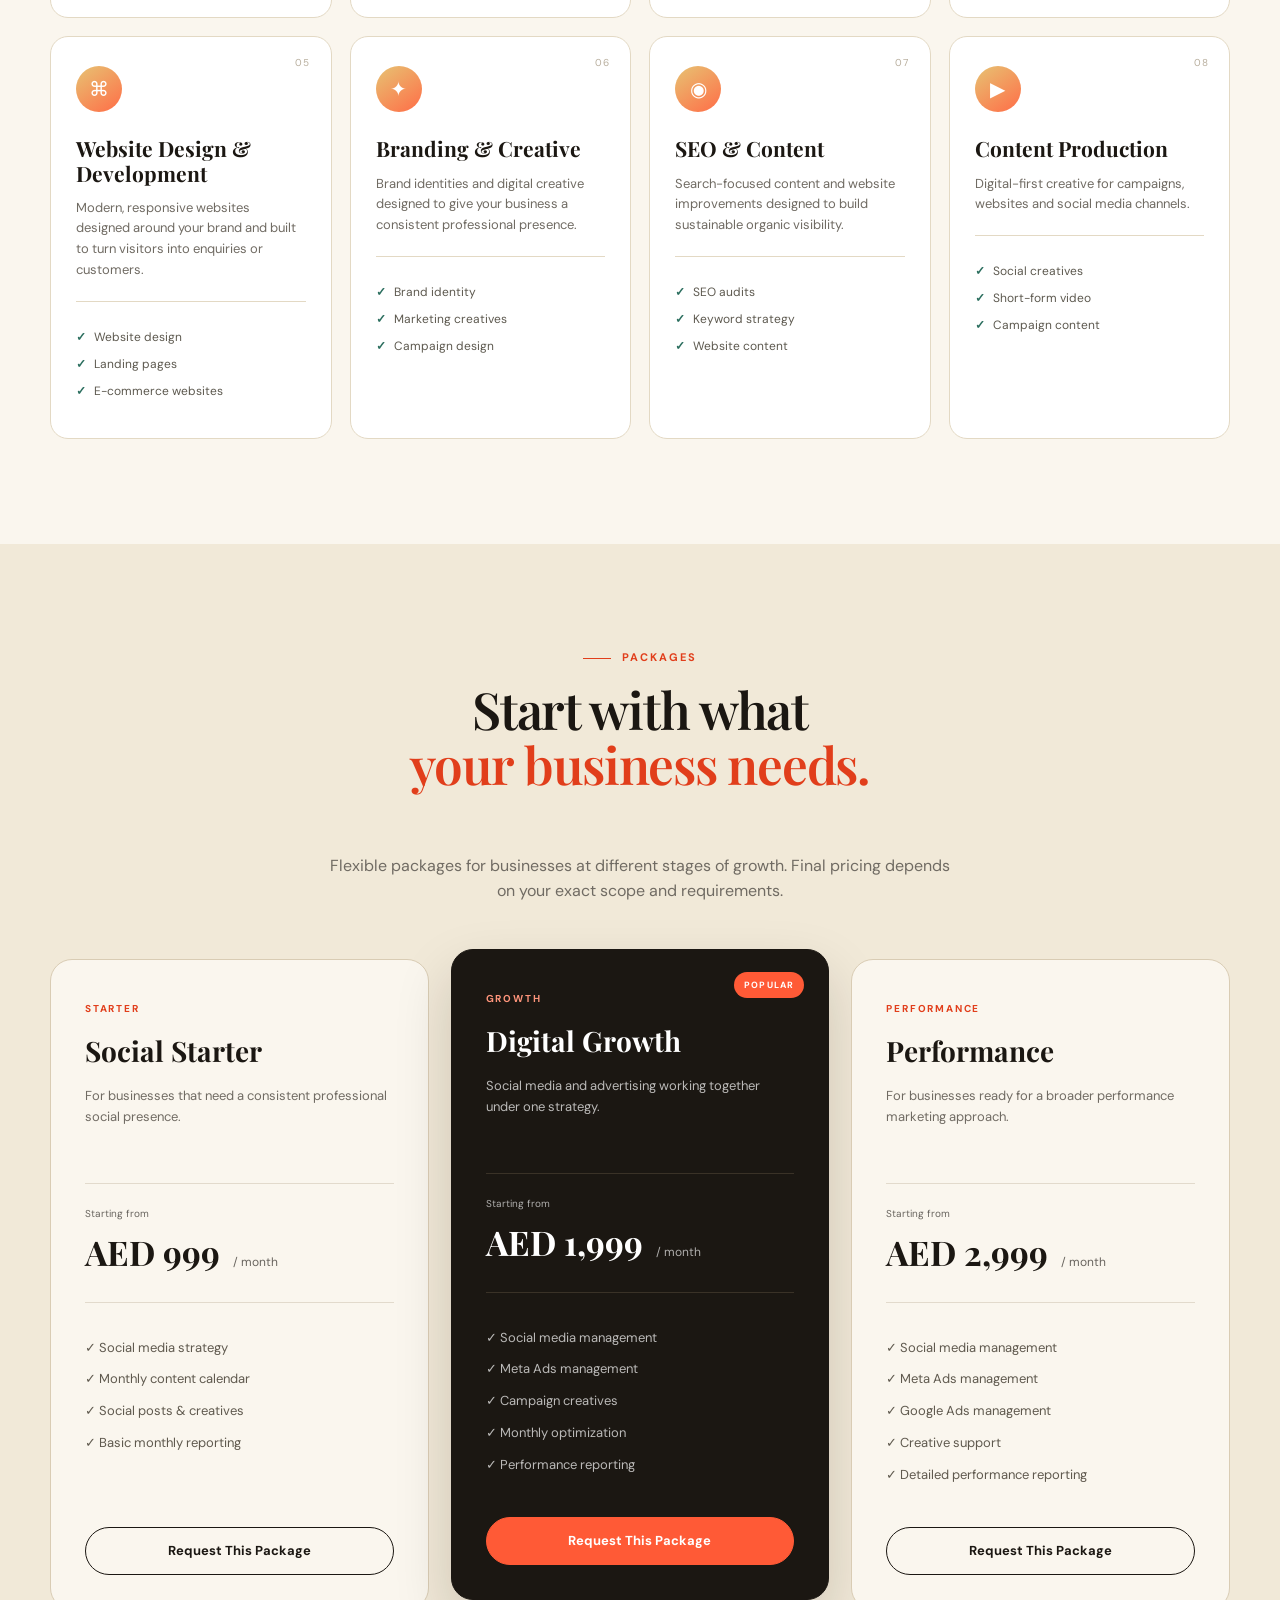
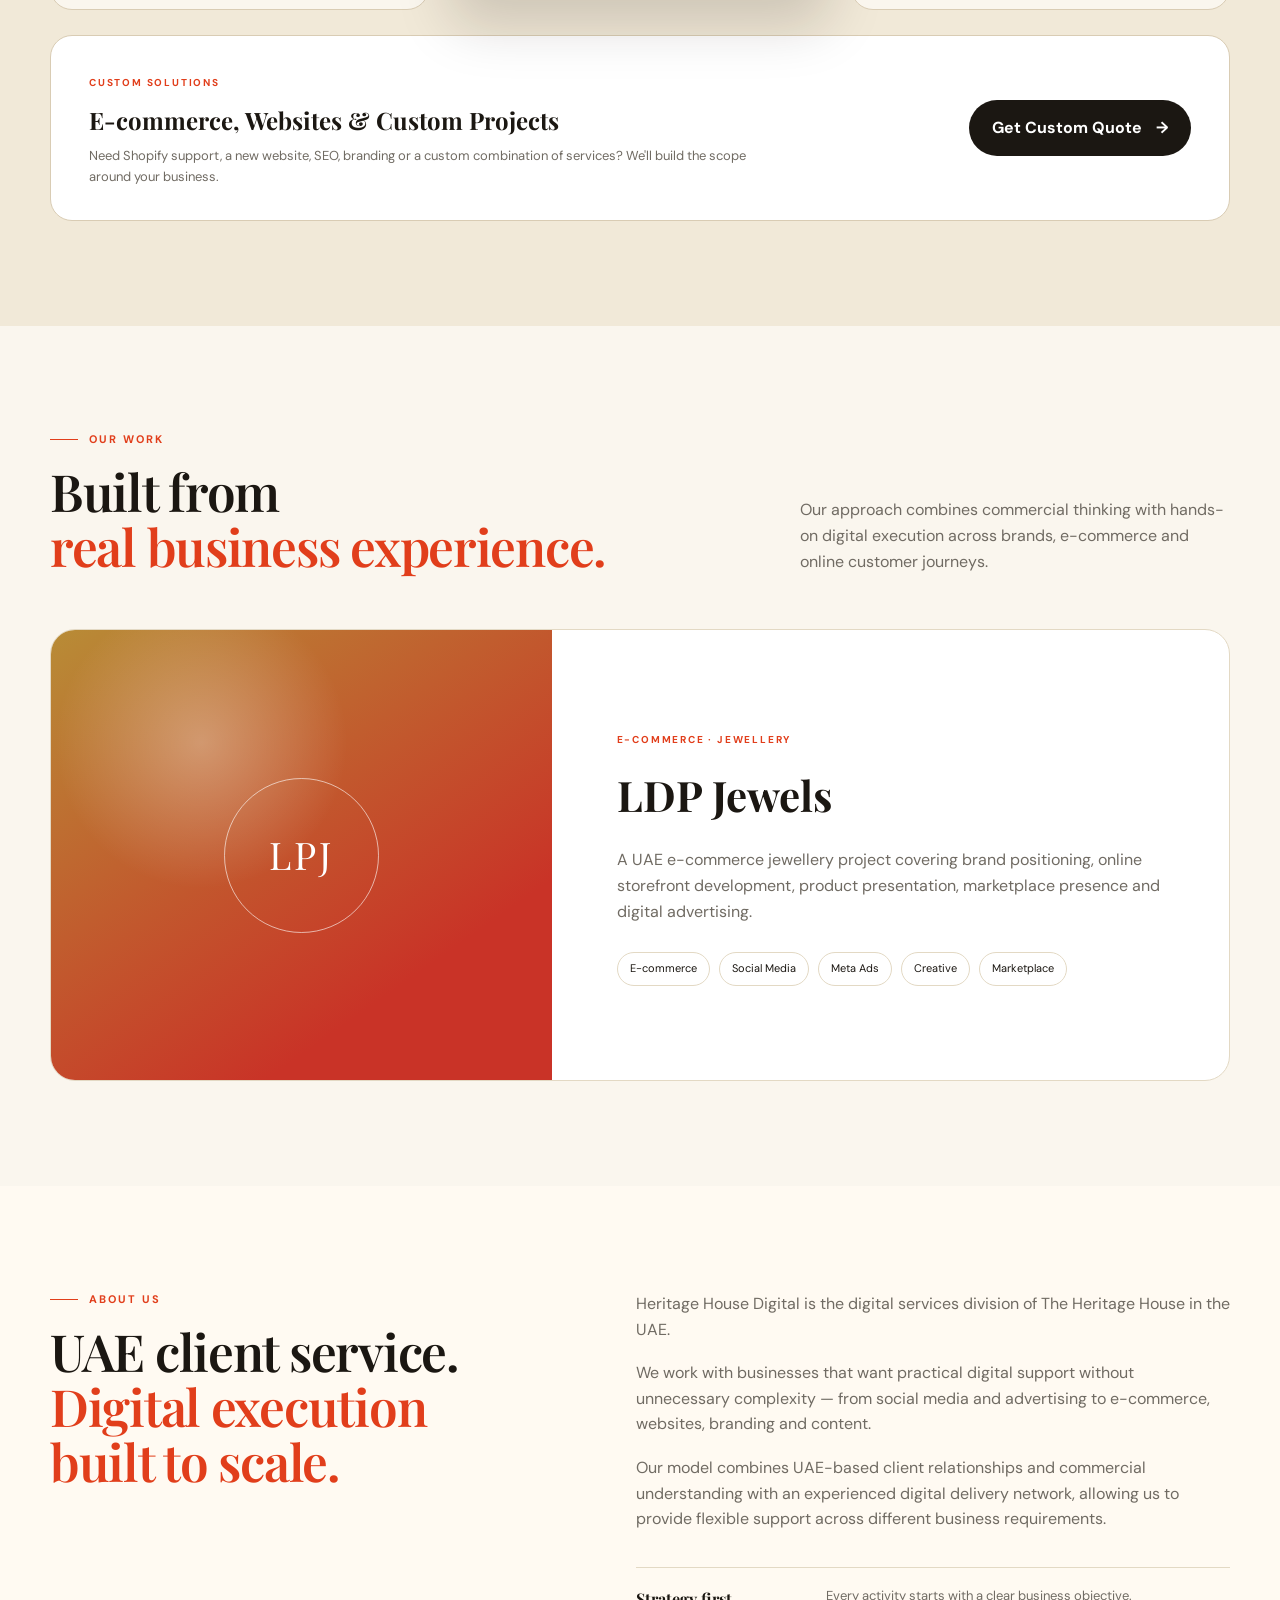
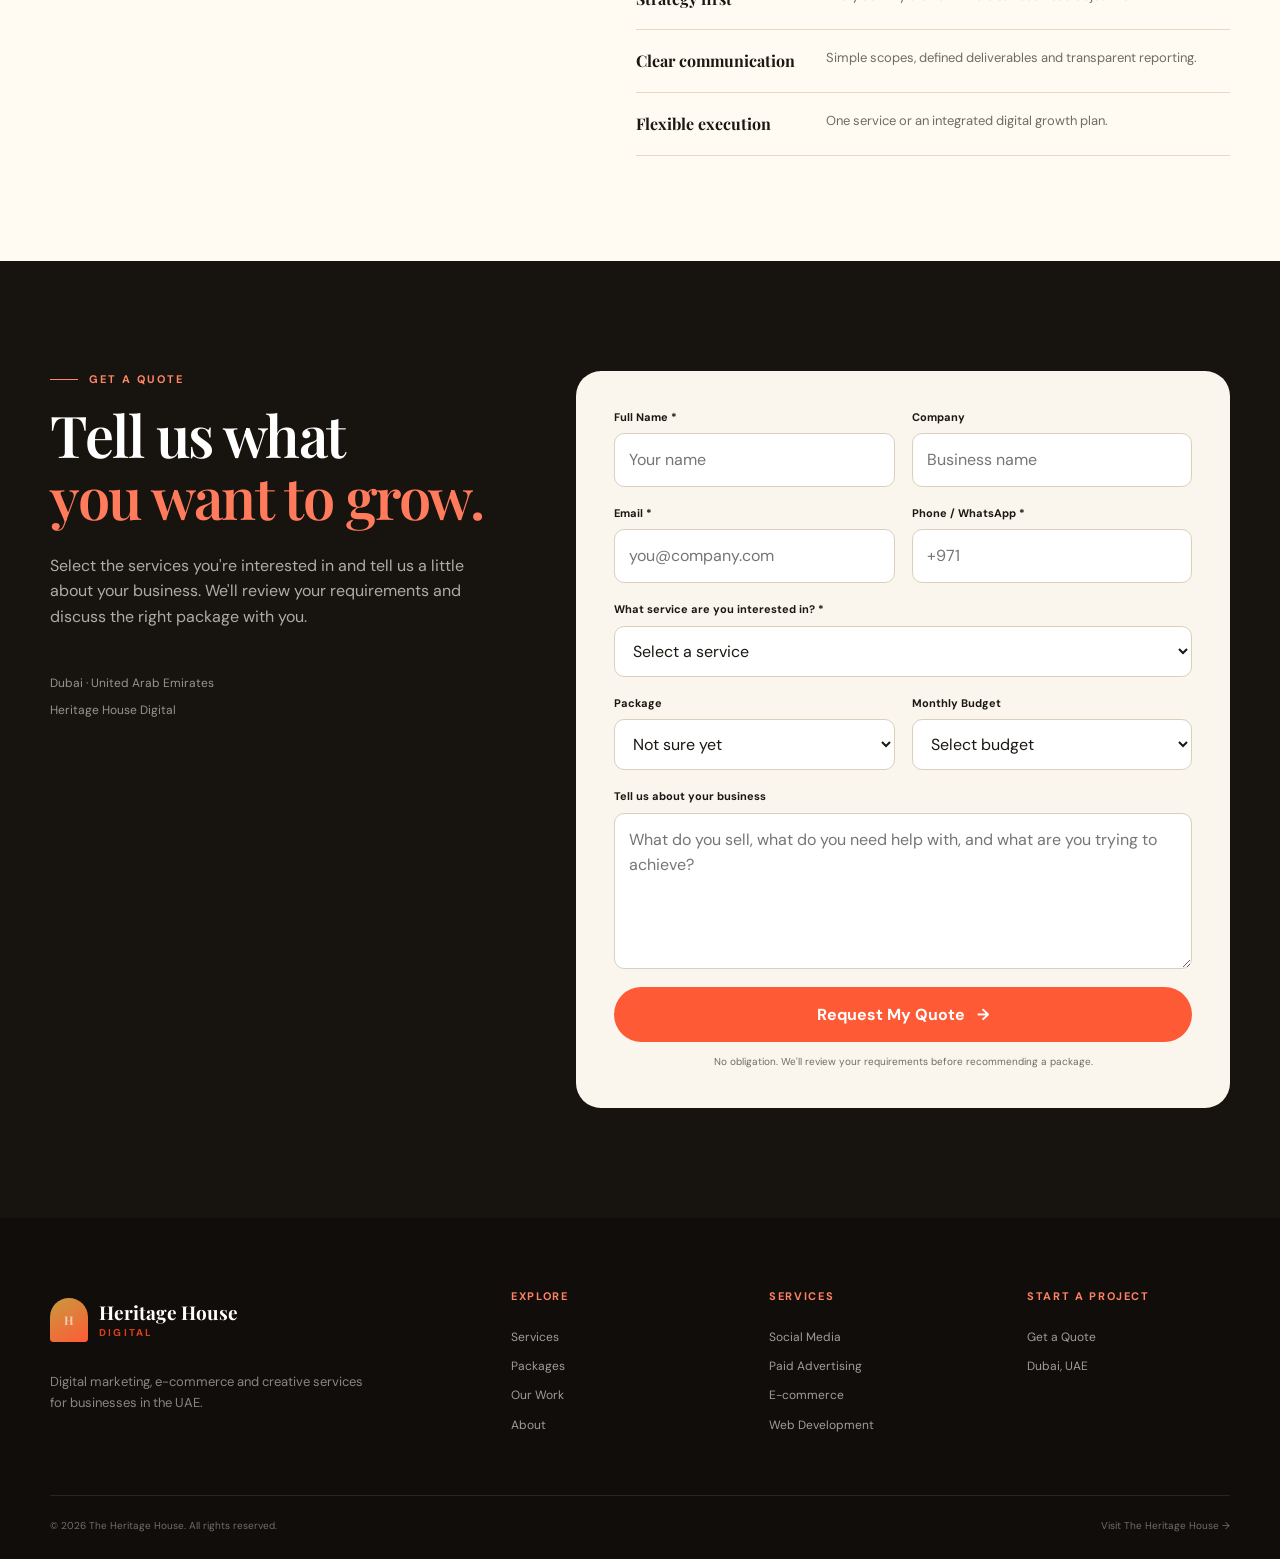
<file: marketing.html>
<!DOCTYPE html>
<html lang="en">

<head>
  <meta charset="UTF-8">
  <meta name="viewport" content="width=device-width, initial-scale=1.0">

  <title>Heritage House Digital | Digital Marketing UAE</title>

  <meta
    name="description"
    content="Heritage House Digital helps UAE businesses grow through social media, paid advertising, e-commerce, web development, SEO, branding and content."
  >

  <link rel="preconnect" href="https://fonts.googleapis.com">
  <link rel="preconnect" href="https://fonts.gstatic.com" crossorigin>

  <link
    href="https://fonts.googleapis.com/css2?family=DM+Sans:wght@400;500;600;700&family=Playfair+Display:wght@500;600;700&display=swap"
    rel="stylesheet"
  >

  <link rel="stylesheet" href="marketing.css">
</head>


<body>

  <!-- =====================================================
       HEADER
       ===================================================== -->

  <header class="marketing-header">

    <div class="marketing-container nav-container">

      <a href="index.html" class="marketing-logo">

        <span class="logo-mark">H</span>

        <span class="logo-text">
          <strong>Heritage House</strong>
          <small>Digital</small>
        </span>

      </a>


      <button
        class="mobile-menu-btn"
        id="mobileMenuBtn"
        type="button"
        aria-label="Open menu"
      >
        ☰
      </button>


      <nav class="marketing-nav" id="marketingNav">
        <a href="#home">Home</a>
        <a href="#services">Services</a>
        <a href="#packages">Packages</a>
        <a href="#work">Our Work</a>
        <a href="#about">About</a>
      </nav>


      <a href="#quote" class="nav-cta">
        Get a Quote
      </a>

    </div>

  </header>



  <main>


    <!-- =====================================================
         HERO
         ===================================================== -->

    <section class="marketing-hero" id="home">

      <div class="marketing-container hero-grid">


        <div class="hero-content">

          <div class="eyebrow">
            HERITAGE HOUSE DIGITAL · UAE
          </div>


          <h1>
            Digital growth
            <span>built for business.</span>
          </h1>


          <p class="hero-description">
            Strategy, creative, advertising and e-commerce support for
            businesses ready to grow in the UAE and beyond.
          </p>


          <div class="hero-buttons">

            <a href="#quote" class="primary-btn">
              Get a Free Consultation
              <span>→</span>
            </a>

            <a href="#packages" class="text-btn">
              View Packages
              <span>↗</span>
            </a>

          </div>


          <div class="hero-points">

            <span>✓ UAE-focused strategy</span>

            <span>✓ Dedicated digital team</span>

            <span>✓ Flexible monthly plans</span>

          </div>

        </div>



        <div class="hero-visual">

          <div class="hero-arch">

            <div class="hero-shape shape-one"></div>

            <div class="hero-shape shape-two"></div>


            <div class="hero-visual-content">

              <span>DIGITAL</span>

              <strong>
                Ideas that<br>
                move brands.
              </strong>

            </div>

          </div>


          <div class="hero-floating-card">

            <small>OUR APPROACH</small>

            <strong>
              Strategy → Creative → Growth
            </strong>

          </div>

        </div>


      </div>

    </section>



    <!-- =====================================================
         SERVICE STRIP
         ===================================================== -->

    <section class="service-strip">

      <div class="service-track">

        <span>Social Media</span>
        <i>◆</i>

        <span>Meta Ads</span>
        <i>◆</i>

        <span>Google Ads</span>
        <i>◆</i>

        <span>E-commerce</span>
        <i>◆</i>

        <span>Web Design</span>
        <i>◆</i>

        <span>SEO</span>
        <i>◆</i>

        <span>Branding</span>
        <i>◆</i>

        <span>Content</span>

      </div>

    </section>



    <!-- =====================================================
         SERVICES
         ===================================================== -->

    <section class="marketing-section" id="services">

      <div class="marketing-container">


        <div class="section-heading">

          <div>

            <div class="eyebrow">
              WHAT WE DO
            </div>

            <h2>
              Everything your brand needs
              <span>to grow online.</span>
            </h2>

          </div>


          <p>
            Choose one service or combine multiple services into a complete
            digital growth plan.
          </p>

        </div>



        <div class="services-grid">


          <!-- SERVICE 01 -->

          <article class="service-card">

            <div class="service-number">
              01
            </div>

            <div class="service-icon">
              ◎
            </div>

            <h3>
              Social Media Management
            </h3>

            <p>
              Strategy, content calendars, posts, reels and ongoing management
              for your social channels.
            </p>

            <ul>
              <li>Content planning</li>
              <li>Posts & reels</li>
              <li>Community management</li>
            </ul>

          </article>



          <!-- SERVICE 02 -->

          <article class="service-card">

            <div class="service-number">
              02
            </div>

            <div class="service-icon">
              ↗
            </div>

            <h3>
              Meta Advertising
            </h3>

            <p>
              Performance-focused Facebook and Instagram campaigns designed
              around measurable business goals.
            </p>

            <ul>
              <li>Campaign setup</li>
              <li>Audience targeting</li>
              <li>Optimization & reporting</li>
            </ul>

          </article>



          <!-- SERVICE 03 -->

          <article class="service-card">

            <div class="service-number">
              03
            </div>

            <div class="service-icon">
              ⌕
            </div>

            <h3>
              Google Ads
            </h3>

            <p>
              Search and performance campaigns built to capture customers
              already looking for your products or services.
            </p>

            <ul>
              <li>Keyword strategy</li>
              <li>Campaign management</li>
              <li>Conversion tracking</li>
            </ul>

          </article>



          <!-- SERVICE 04 -->

          <article class="service-card">

            <div class="service-number">
              04
            </div>

            <div class="service-icon">
              ◇
            </div>

            <h3>
              E-commerce Management
            </h3>

            <p>
              Practical support for businesses selling online across websites
              and digital commerce channels.
            </p>

            <ul>
              <li>Store optimization</li>
              <li>Product content</li>
              <li>Conversion improvement</li>
            </ul>

          </article>



          <!-- SERVICE 05 -->

          <article class="service-card">

            <div class="service-number">
              05
            </div>

            <div class="service-icon">
              ⌘
            </div>

            <h3>
              Website Design & Development
            </h3>

            <p>
              Modern, responsive websites designed around your brand and built
              to turn visitors into enquiries or customers.
            </p>

            <ul>
              <li>Website design</li>
              <li>Landing pages</li>
              <li>E-commerce websites</li>
            </ul>

          </article>



          <!-- SERVICE 06 -->

          <article class="service-card">

            <div class="service-number">
              06
            </div>

            <div class="service-icon">
              ✦
            </div>

            <h3>
              Branding & Creative
            </h3>

            <p>
              Brand identities and digital creative designed to give your
              business a consistent professional presence.
            </p>

            <ul>
              <li>Brand identity</li>
              <li>Marketing creatives</li>
              <li>Campaign design</li>
            </ul>

          </article>



          <!-- SERVICE 07 -->

          <article class="service-card">

            <div class="service-number">
              07
            </div>

            <div class="service-icon">
              ◉
            </div>

            <h3>
              SEO & Content
            </h3>

            <p>
              Search-focused content and website improvements designed to build
              sustainable organic visibility.
            </p>

            <ul>
              <li>SEO audits</li>
              <li>Keyword strategy</li>
              <li>Website content</li>
            </ul>

          </article>



          <!-- SERVICE 08 -->

          <article class="service-card">

            <div class="service-number">
              08
            </div>

            <div class="service-icon">
              ▶
            </div>

            <h3>
              Content Production
            </h3>

            <p>
              Digital-first creative for campaigns, websites and social media
              channels.
            </p>

            <ul>
              <li>Social creatives</li>
              <li>Short-form video</li>
              <li>Campaign content</li>
            </ul>

          </article>


        </div>

      </div>

    </section>



    <!-- =====================================================
         PACKAGES
         ===================================================== -->

    <section
      class="marketing-section packages-section"
      id="packages"
    >

      <div class="marketing-container">


        <div class="section-heading centered-heading">

          <div>

            <div class="eyebrow centered-eyebrow">
              PACKAGES
            </div>

            <h2>
              Start with what
              <span>your business needs.</span>
            </h2>

          </div>


          <p>
            Flexible packages for businesses at different stages of growth.
            Final pricing depends on your exact scope and requirements.
          </p>

        </div>



        <div class="packages-grid">


          <!-- STARTER PACKAGE -->

          <article class="package-card">

            <div class="package-top">

              <span class="package-label">
                STARTER
              </span>

              <h3>
                Social Starter
              </h3>

              <p>
                For businesses that need a consistent professional social
                presence.
              </p>

            </div>


            <div class="package-price">

              <small>
                Starting from
              </small>

              <strong>
                AED 999
              </strong>

              <span>
                / month
              </span>

            </div>


            <ul class="package-list">

              <li>✓ Social media strategy</li>

              <li>✓ Monthly content calendar</li>

              <li>✓ Social posts & creatives</li>

              <li>✓ Basic monthly reporting</li>

            </ul>


            <a
              href="#quote"
              class="package-btn"
              data-package="Social Starter"
            >
              Request This Package
            </a>

          </article>



          <!-- GROWTH PACKAGE -->

          <article class="package-card featured-package">

            <div class="popular-badge">
              POPULAR
            </div>


            <div class="package-top">

              <span class="package-label">
                GROWTH
              </span>

              <h3>
                Digital Growth
              </h3>

              <p>
                Social media and advertising working together under one
                strategy.
              </p>

            </div>


            <div class="package-price">

              <small>
                Starting from
              </small>

              <strong>
                AED 1,999
              </strong>

              <span>
                / month
              </span>

            </div>


            <ul class="package-list">

              <li>✓ Social media management</li>

              <li>✓ Meta Ads management</li>

              <li>✓ Campaign creatives</li>

              <li>✓ Monthly optimization</li>

              <li>✓ Performance reporting</li>

            </ul>


            <a
              href="#quote"
              class="package-btn primary-package-btn"
              data-package="Digital Growth"
            >
              Request This Package
            </a>

          </article>



          <!-- PERFORMANCE PACKAGE -->

          <article class="package-card">

            <div class="package-top">

              <span class="package-label">
                PERFORMANCE
              </span>

              <h3>
                Performance
              </h3>

              <p>
                For businesses ready for a broader performance marketing
                approach.
              </p>

            </div>


            <div class="package-price">

              <small>
                Starting from
              </small>

              <strong>
                AED 2,999
              </strong>

              <span>
                / month
              </span>

            </div>


            <ul class="package-list">

              <li>✓ Social media management</li>

              <li>✓ Meta Ads management</li>

              <li>✓ Google Ads management</li>

              <li>✓ Creative support</li>

              <li>✓ Detailed performance reporting</li>

            </ul>


            <a
              href="#quote"
              class="package-btn"
              data-package="Performance"
            >
              Request This Package
            </a>

          </article>


        </div>



        <!-- CUSTOM PACKAGE -->

        <div class="custom-package">

          <div>

            <span class="package-label">
              CUSTOM SOLUTIONS
            </span>

            <h3>
              E-commerce, Websites & Custom Projects
            </h3>

            <p>
              Need Shopify support, a new website, SEO, branding or a custom
              combination of services? We'll build the scope around your
              business.
            </p>

          </div>


          <a
            href="#quote"
            class="primary-btn"
            data-package="Custom Project"
          >
            Get Custom Quote
            <span>→</span>
          </a>

        </div>


      </div>

    </section>



    <!-- =====================================================
         OUR WORK
         ===================================================== -->

    <section class="marketing-section" id="work">

      <div class="marketing-container">


        <div class="section-heading">

          <div>

            <div class="eyebrow">
              OUR WORK
            </div>

            <h2>
              Built from
              <span>real business experience.</span>
            </h2>

          </div>


          <p>
            Our approach combines commercial thinking with hands-on digital
            execution across brands, e-commerce and online customer journeys.
          </p>

        </div>



        <div class="work-feature">


          <div class="work-visual">

            <div class="work-brand-mark">
              LPJ
            </div>

          </div>



          <div class="work-content">

            <span class="work-category">
              E-COMMERCE · JEWELLERY
            </span>


            <h3>
              LDP Jewels
            </h3>


            <p>
              A UAE e-commerce jewellery project covering brand positioning,
              online storefront development, product presentation, marketplace
              presence and digital advertising.
            </p>


            <div class="work-tags">

              <span>E-commerce</span>

              <span>Social Media</span>

              <span>Meta Ads</span>

              <span>Creative</span>

              <span>Marketplace</span>

            </div>

          </div>


        </div>


      </div>

    </section>



    <!-- =====================================================
         ABOUT
         ===================================================== -->

    <section
      class="marketing-section about-section"
      id="about"
    >

      <div class="marketing-container about-grid">


        <div>

          <div class="eyebrow">
            ABOUT US
          </div>


          <h2>
            UAE client service.
            <span>Digital execution built to scale.</span>
          </h2>

        </div>



        <div class="about-copy">


          <p>
            Heritage House Digital is the digital services division of
            The Heritage House in the UAE.
          </p>


          <p>
            We work with businesses that want practical digital support without
            unnecessary complexity — from social media and advertising to
            e-commerce, websites, branding and content.
          </p>


          <p>
            Our model combines UAE-based client relationships and commercial
            understanding with an experienced digital delivery network,
            allowing us to provide flexible support across different business
            requirements.
          </p>



          <div class="about-values">


            <div>

              <strong>
                Strategy first
              </strong>

              <span>
                Every activity starts with a clear business objective.
              </span>

            </div>



            <div>

              <strong>
                Clear communication
              </strong>

              <span>
                Simple scopes, defined deliverables and transparent reporting.
              </span>

            </div>



            <div>

              <strong>
                Flexible execution
              </strong>

              <span>
                One service or an integrated digital growth plan.
              </span>

            </div>


          </div>


        </div>


      </div>

    </section>



    <!-- =====================================================
         GET A QUOTE
         ===================================================== -->

    <section class="quote-section" id="quote">

      <div class="marketing-container quote-grid">


        <div class="quote-intro">


          <div class="eyebrow light-eyebrow">
            GET A QUOTE
          </div>


          <h2>
            Tell us what
            <span>you want to grow.</span>
          </h2>


          <p>
            Select the services you're interested in and tell us a little about
            your business. We'll review your requirements and discuss the right
            package with you.
          </p>


          <div class="quote-contact">

            <span>
              Dubai · United Arab Emirates
            </span>

            <span>
              Heritage House Digital
            </span>

          </div>


        </div>



        <div class="quote-form-wrap">


          <!-- WEB3FORMS QUOTE FORM -->

          <form
            id="quoteForm"
            action="https://api.web3forms.com/submit"
            method="POST"
          >


            <!-- WEB3FORMS SETTINGS -->

            <input
              type="hidden"
              name="access_key"
              value="0cc78566-7288-4889-b314-7e9148ebc4ad"
            >


            <input
              type="hidden"
              name="subject"
              value="New Heritage House Digital Enquiry"
            >


            <input
              type="hidden"
              name="from_name"
              value="Heritage House Digital Website"
            >


            <!-- SPAM PROTECTION -->

            <input
              type="checkbox"
              name="botcheck"
              class="hidden"
              style="display:none;"
              tabindex="-1"
              autocomplete="off"
            >



            <!-- NAME + COMPANY -->

            <div class="form-row">


              <div class="form-group">

                <label for="fullName">
                  Full Name *
                </label>

                <input
                  type="text"
                  id="fullName"
                  name="Full Name"
                  placeholder="Your name"
                  autocomplete="name"
                  required
                >

              </div>



              <div class="form-group">

                <label for="company">
                  Company
                </label>

                <input
                  type="text"
                  id="company"
                  name="Company"
                  placeholder="Business name"
                  autocomplete="organization"
                >

              </div>


            </div>



            <!-- EMAIL + PHONE -->

            <div class="form-row">


              <div class="form-group">

                <label for="email">
                  Email *
                </label>

                <input
                  type="email"
                  id="email"
                  name="email"
                  placeholder="you@company.com"
                  autocomplete="email"
                  required
                >

              </div>



              <div class="form-group">

                <label for="phone">
                  Phone / WhatsApp *
                </label>

                <input
                  type="tel"
                  id="phone"
                  name="Phone / WhatsApp"
                  placeholder="+971"
                  autocomplete="tel"
                  required
                >

              </div>


            </div>



            <!-- SERVICE -->

            <div class="form-group">


              <label for="service">
                What service are you interested in? *
              </label>


              <select
                id="service"
                name="Service"
                required
              >

                <option value="">
                  Select a service
                </option>

                <option value="Social Media Management">
                  Social Media Management
                </option>

                <option value="Meta Advertising">
                  Meta Advertising
                </option>

                <option value="Google Ads">
                  Google Ads
                </option>

                <option value="E-commerce Management">
                  E-commerce Management
                </option>

                <option value="Website Design & Development">
                  Website Design & Development
                </option>

                <option value="Branding & Creative">
                  Branding & Creative
                </option>

                <option value="SEO & Content">
                  SEO & Content
                </option>

                <option value="Content Production">
                  Content Production
                </option>

                <option value="Multiple Services">
                  Multiple Services
                </option>

              </select>


            </div>



            <!-- PACKAGE + BUDGET -->

            <div class="form-row">


              <div class="form-group">


                <label for="package">
                  Package
                </label>


                <select
                  id="package"
                  name="Package"
                >

                  <option value="">
                    Not sure yet
                  </option>

                  <option value="Social Starter">
                    Social Starter
                  </option>

                  <option value="Digital Growth">
                    Digital Growth
                  </option>

                  <option value="Performance">
                    Performance
                  </option>

                  <option value="Custom Project">
                    Custom Project
                  </option>

                </select>


              </div>



              <div class="form-group">


                <label for="budget">
                  Monthly Budget
                </label>


                <select
                  id="budget"
                  name="Monthly Budget"
                >

                  <option value="">
                    Select budget
                  </option>

                  <option value="Under AED 1,000">
                    Under AED 1,000
                  </option>

                  <option value="AED 1,000 – 2,000">
                    AED 1,000 – 2,000
                  </option>

                  <option value="AED 2,000 – 5,000">
                    AED 2,000 – 5,000
                  </option>

                  <option value="AED 5,000 – 10,000">
                    AED 5,000 – 10,000
                  </option>

                  <option value="AED 10,000+">
                    AED 10,000+
                  </option>

                </select>


              </div>


            </div>



            <!-- MESSAGE -->

            <div class="form-group">


              <label for="message">
                Tell us about your business
              </label>


              <textarea
                id="message"
                name="Business Requirements"
                rows="5"
                placeholder="What do you sell, what do you need help with, and what are you trying to achieve?"
              ></textarea>


            </div>



            <!-- SUBMIT -->

            <button
              type="submit"
              class="quote-submit"
            >

              Request My Quote

              <span>
                →
              </span>

            </button>



            <p class="form-note">

              No obligation. We'll review your requirements before recommending
              a package.

            </p>


          </form>


        </div>


      </div>

    </section>


  </main>



  <!-- =====================================================
       FOOTER
       ===================================================== -->

  <footer class="marketing-footer">


    <div class="marketing-container footer-grid">


      <div>


        <a
          href="index.html"
          class="marketing-logo footer-logo"
        >


          <span class="logo-mark">
            H
          </span>


          <span class="logo-text">

            <strong>
              Heritage House
            </strong>

            <small>
              Digital
            </small>

          </span>


        </a>



        <p>
          Digital marketing, e-commerce and creative services for businesses
          in the UAE.
        </p>


      </div>



      <div>


        <h4>
          Explore
        </h4>


        <a href="#services">
          Services
        </a>


        <a href="#packages">
          Packages
        </a>


        <a href="#work">
          Our Work
        </a>


        <a href="#about">
          About
        </a>


      </div>



      <div>


        <h4>
          Services
        </h4>


        <a href="#services">
          Social Media
        </a>


        <a href="#services">
          Paid Advertising
        </a>


        <a href="#services">
          E-commerce
        </a>


        <a href="#services">
          Web Development
        </a>


      </div>



      <div>


        <h4>
          Start a Project
        </h4>


        <a href="#quote">
          Get a Quote
        </a>


        <span>
          Dubai, UAE
        </span>


      </div>


    </div>



    <div class="marketing-container footer-bottom">


      <p>
        © 2026 The Heritage House. All rights reserved.
      </p>


      <a href="index.html">
        Visit The Heritage House →
      </a>


    </div>


  </footer>



  <!-- =====================================================
       JAVASCRIPT
       ===================================================== -->

  <script src="marketing.js"></script>


</body>

</html>
</file>
<file: style.css>
:root {
  --black: #090909;
  --black-soft: #111111;
  --panel: #161616;

  --cream: #f1eee7;

  --white: #f7f4ee;
  --muted: #aaa49a;

  --gold: #c9a86a;
  --gold-light: #e1c791;

  --line: rgba(255, 255, 255, 0.08);

  --container: 1180px;
}


/* RESET */

* {
  margin: 0;
  padding: 0;
  box-sizing: border-box;
}

html {
  scroll-behavior: smooth;
}

body {
  background: var(--black);
  color: var(--white);

  font-family: Arial, Helvetica, sans-serif;

  overflow-x: hidden;
}

body.loader-active {
  overflow: hidden;
}

a {
  color: inherit;
  text-decoration: none;
}

.container {
  width: min(var(--container), 90%);
  margin: 0 auto;
}


/* PAGE LOADER */

.page-loader {
  position: fixed;
  inset: 0;

  z-index: 99999;

  display: flex;
  align-items: center;
  justify-content: center;

  background: #080808;

  opacity: 1;
  visibility: visible;

  transition:
    opacity 0.8s ease,
    visibility 0.8s ease;
}

.page-loader.hide {
  opacity: 0;
  visibility: hidden;
  pointer-events: none;
}

.loader-inner {
  text-align: center;
}

.loader-brand {
  font-family: Georgia, "Times New Roman", serif;

  font-size: clamp(24px, 3vw, 42px);

  letter-spacing: 4px;

  opacity: 0;

  animation: loaderFade 0.7s ease forwards;
}

.loader-line {
  width: 0;
  height: 1px;

  margin: 24px auto;

  background: var(--gold);

  animation: loaderLine 1.25s ease forwards 0.25s;
}

.loader-location {
  color: var(--gold);

  font-size: 9px;

  letter-spacing: 5px;

  opacity: 0;

  animation: loaderFade 0.7s ease forwards 0.7s;
}

@keyframes loaderLine {
  to {
    width: 250px;
  }
}

@keyframes loaderFade {
  to {
    opacity: 1;
  }
}


/* HEADER */

.site-header {
  position: fixed;
  top: 0;
  left: 0;

  z-index: 1000;

  width: 100%;

  background: rgba(8, 8, 8, 0.74);

  backdrop-filter: blur(18px);
  -webkit-backdrop-filter: blur(18px);

  border-bottom: 1px solid var(--line);

  transition: background 0.35s ease;
}

.nav-wrap {
  min-height: 86px;

  display: flex;
  align-items: center;
  justify-content: space-between;

  gap: 30px;
}


/* BRAND */

.brand,
.footer-brand {
  display: flex;
  flex-direction: column;

  gap: 6px;
}

.brand-name {
  font-family: Georgia, "Times New Roman", serif;

  font-size: 19px;

  letter-spacing: 2px;
}

.brand-location {
  color: var(--gold);

  font-size: 8px;

  letter-spacing: 3px;
}


/* NAVIGATION */

.desktop-nav {
  display: flex;

  gap: 30px;
}

.desktop-nav a {
  position: relative;

  color: #e9e5dd;

  font-size: 13px;
}

.desktop-nav a::after {
  content: "";

  position: absolute;

  left: 0;
  bottom: -8px;

  width: 0;
  height: 1px;

  background: var(--gold);

  transition: width 0.3s ease;
}

.desktop-nav a:hover::after {
  width: 100%;
}


/* HEADER CTA */

.header-cta {
  min-height: 46px;

  padding: 0 22px;

  display: inline-flex;
  align-items: center;

  border-radius: 999px;

  background: var(--gold);

  color: #111;

  font-size: 12px;
  font-weight: 700;

  transition:
    background 0.3s ease,
    transform 0.3s ease;
}

.header-cta:hover {
  background: var(--gold-light);

  transform: translateY(-2px);
}


/* MOBILE BUTTON */

.menu-toggle {
  display: none;

  border: 0;

  background: transparent;

  cursor: pointer;
}

.menu-toggle span {
  display: block;

  width: 25px;
  height: 1px;

  margin: 6px;

  background: #fff;
}


/* MOBILE MENU */

.mobile-menu {
  position: fixed;

  top: 78px;
  right: 5%;

  z-index: 999;

  min-width: 220px;

  padding: 24px;

  display: none;
  flex-direction: column;

  gap: 20px;

  background: #111;

  border: 1px solid var(--line);
}

.mobile-menu.open {
  display: flex;
}


/* COMMON */

.eyebrow {
  color: var(--gold);

  font-size: 10px;

  letter-spacing: 4px;
}

.button {
  min-height: 50px;

  padding: 0 27px;

  display: inline-flex;
  align-items: center;
  justify-content: center;

  border-radius: 999px;

  font-size: 12px;
  font-weight: 700;

  transition: all 0.3s ease;
}

.button-gold {
  background: var(--gold);

  color: #111;
}

.button-gold:hover {
  background: var(--gold-light);

  transform: translateY(-2px);
}

.button-outline {
  border: 1px solid rgba(255, 255, 255, 0.25);

  color: #fff;
}

.button-outline:hover {
  border-color: var(--gold);

  color: var(--gold);

  transform: translateY(-2px);
}


/* HERO */

.hero {
  position: relative;

  min-height: 100vh;

  padding-top: 86px;

  overflow: hidden;

  background:
    radial-gradient(
      circle at 75% 28%,
      rgba(201, 168, 106, 0.14),
      transparent 28%
    ),
    linear-gradient(
      115deg,
      #070707 0%,
      #0d0d0d 56%,
      #14110d 100%
    );
}

.hero-grid {
  min-height: calc(100vh - 86px);

  padding: 85px 0 135px;

  display: grid;

  grid-template-columns: 1.15fr 0.85fr;

  align-items: center;

  gap: 45px;
}

.hero h1 {
  max-width: 850px;

  margin-top: 25px;

  font-family: Georgia, "Times New Roman", serif;

  font-size: clamp(48px, 5.5vw, 82px);

  line-height: 1.02;

  font-weight: 400;

  letter-spacing: -1.5px;
}

.hero h1 span {
  color: var(--gold);
}

.hero-text {
  max-width: 650px;

  margin-top: 28px;

  color: #c5c0b8;

  font-size: 16px;

  line-height: 1.8;
}

.hero-actions {
  margin-top: 36px;

  display: flex;

  gap: 14px;

  flex-wrap: wrap;
}


/* HERO ENTRANCE */

.hero-animate {
  opacity: 0;

  transform: translateY(28px);
}

body.loaded .hero-animate {
  animation: heroEnter 0.9s ease forwards;
}

body.loaded .hero-delay-1 {
  animation-delay: 0.1s;
}

body.loaded .hero-delay-2 {
  animation-delay: 0.25s;
}

body.loaded .hero-delay-3 {
  animation-delay: 0.45s;
}

body.loaded .hero-delay-4 {
  animation-delay: 0.65s;
}

@keyframes heroEnter {
  to {
    opacity: 1;

    transform: translateY(0);
  }
}


/* HERO VISUAL */

.hero-visual {
  position: relative;

  min-height: 520px;
}

.orbit {
  position: absolute;

  border-radius: 50%;

  border: 1px solid rgba(201, 168, 106, 0.18);
}

.orbit-large {
  width: 440px;
  height: 440px;

  top: 8%;
  right: 2%;
}

.orbit-small {
  width: 270px;
  height: 270px;

  top: 25%;
  right: 20%;

  border-color: rgba(255, 255, 255, 0.08);
}

.hero-monogram {
  position: absolute;

  top: 39%;
  right: 31%;

  width: 110px;
  height: 110px;

  display: grid;
  place-items: center;

  border-radius: 50%;

  border: 1px solid rgba(201, 168, 106, 0.25);

  background: rgba(201, 168, 106, 0.06);

  color: var(--gold);

  font-family: Georgia, "Times New Roman", serif;

  font-size: 27px;

  letter-spacing: 3px;
}

.hero-vertical-text {
  position: absolute;

  top: 50%;
  right: -8px;

  transform: rotate(90deg) translateY(-50%);

  transform-origin: right center;

  color: #68645e;

  font-size: 9px;

  letter-spacing: 5px;
}


/* GOLD GLOW */

.hero-glow {
  position: absolute;

  top: 18%;
  right: 10%;

  width: 320px;
  height: 320px;

  border-radius: 50%;

  background: rgba(201, 168, 106, 0.08);

  filter: blur(80px);
}


/* BUSINESS STRIP */

.hero-business-strip {
  position: absolute;

  bottom: 0;
  left: 0;

  width: 100%;

  display: grid;

  grid-template-columns: repeat(4, 1fr);

  border-top: 1px solid var(--line);

  background: rgba(4, 4, 4, 0.72);

  backdrop-filter: blur(12px);
}

.hero-business-strip div {
  padding: 20px 26px;

  border-right: 1px solid var(--line);

  color: #d2cdc4;

  font-size: 12px;
}

.hero-business-strip span {
  margin-right: 10px;

  color: var(--gold);

  font-size: 10px;
}


/* ABOUT */

.intro-section {
  padding: 130px 0;

  background: var(--cream);

  color: #151515;
}

.intro-grid {
  display: grid;

  grid-template-columns: 0.7fr 1.3fr;

  gap: 80px;
}

.section-label {
  color: #6e695f;

  font-size: 13px;
}

.section-label span {
  display: block;

  margin-bottom: 15px;

  color: #a67e40;

  font-size: 10px;

  letter-spacing: 3px;
}

.intro-copy h2 {
  font-family: Georgia, "Times New Roman", serif;

  font-size: clamp(38px, 5vw, 66px);

  line-height: 1.05;

  font-weight: 400;
}

.intro-copy h2 span {
  color: #a67e40;
}

.intro-copy p {
  max-width: 720px;

  margin-top: 28px;

  color: #5f5a51;

  font-size: 17px;

  line-height: 1.8;
}


/* BUSINESS SECTION */

.business-section {
  padding: 130px 0;

  background: #0d0d0d;
}

.section-heading {
  margin-bottom: 58px;

  display: flex;

  align-items: end;
  justify-content: space-between;

  gap: 35px;
}

.section-heading h2 {
  margin-top: 13px;

  font-family: Georgia, "Times New Roman", serif;

  font-size: clamp(40px, 5vw, 64px);

  font-weight: 400;
}

.section-heading > p {
  max-width: 420px;

  color: var(--muted);

  line-height: 1.7;
}

.business-grid {
  display: grid;

  grid-template-columns: repeat(2, 1fr);

  gap: 18px;
}

.business-card {
  min-height: 360px;

  padding: 32px;

  display: flex;

  justify-content: space-between;

  gap: 30px;

  border: 1px solid var(--line);

  background: #151515;

  transition:
    transform 0.35s ease,
    border-color 0.35s ease,
    background 0.35s ease;
}

.business-card:hover {
  transform: translateY(-6px);

  border-color: rgba(201, 168, 106, 0.45);

  background: #191815;
}

.business-number {
  color: var(--gold);

  font-size: 10px;
}

.business-card-content {
  max-width: 390px;

  align-self: end;
}

.business-category {
  color: #777269;

  font-size: 9px;

  letter-spacing: 3px;
}

.business-card h3 {
  margin-top: 14px;

  font-family: Georgia, "Times New Roman", serif;

  font-size: 34px;

  font-weight: 400;
}

.business-card-content > p:not(.business-category) {
  margin-top: 18px;

  color: #aaa49b;

  line-height: 1.7;
}

.business-card a {
  display: inline-block;

  margin-top: 28px;

  color: var(--gold);

  font-size: 12px;
}


/* VALUES */

.values-section {
  padding: 130px 0;

  background: #161513;
}

.values-grid {
  display: grid;

  grid-template-columns: repeat(4, 1fr);

  border: 1px solid var(--line);
}

.value-item {
  min-height: 270px;

  padding: 34px 28px;

  border-right: 1px solid var(--line);
}

.value-item:last-child {
  border-right: 0;
}

.value-item span {
  color: var(--gold);

  font-size: 10px;
}

.value-item h3 {
  margin-top: 60px;

  font-family: Georgia, "Times New Roman", serif;

  font-size: 24px;

  font-weight: 400;
}

.value-item p {
  margin-top: 16px;

  color: #9e988e;

  font-size: 14px;

  line-height: 1.7;
}


/* CONTACT */

.contact-section {
  padding: 130px 0;

  background: var(--cream);

  color: #151515;
}

.contact-grid {
  display: grid;

  grid-template-columns: 1.15fr 0.85fr;

  align-items: center;

  gap: 70px;
}

.contact-copy h2 {
  margin-top: 18px;

  font-family: Georgia, "Times New Roman", serif;

  font-size: clamp(42px, 5.5vw, 72px);

  line-height: 1.02;

  font-weight: 400;
}

.contact-copy h2 span {
  color: #a67e40;
}

.contact-copy > p:last-child {
  max-width: 620px;

  margin-top: 28px;

  color: #645f56;

  line-height: 1.8;
}

.contact-panel {
  padding: 40px;

  background: #151515;

  color: #fff;
}

.contact-label {
  color: var(--gold);

  font-size: 9px;

  letter-spacing: 3px;
}

.contact-email {
  display: inline-block;

  margin-top: 20px;

  font-family: Georgia, "Times New Roman", serif;

  font-size: 24px;
}

.contact-divider {
  height: 1px;

  margin: 30px 0;

  background: var(--line);
}

.contact-panel > p:not(.contact-label) {
  color: #aaa49b;
}

.contact-panel .button {
  margin-top: 30px;
}


/* FOOTER */

footer {
  background: #080808;
}

.footer-top {
  padding: 55px 0;

  display: flex;

  align-items: center;
  justify-content: space-between;

  gap: 30px;
}

.footer-links {
  display: flex;

  gap: 25px;

  color: #aaa49b;

  font-size: 12px;
}

.footer-bottom {
  padding: 25px 0;

  display: flex;

  justify-content: space-between;

  gap: 20px;

  border-top: 1px solid var(--line);

  color: #706b63;

  font-size: 11px;
}


/* SCROLL REVEALS */

.reveal {
  opacity: 0;

  transform: translateY(30px);

  transition:
    opacity 0.8s ease,
    transform 0.8s ease;
}

.reveal.visible {
  opacity: 1;

  transform: translateY(0);
}


/* TABLET */

@media (max-width: 980px) {

  .desktop-nav,
  .header-cta {
    display: none;
  }

  .menu-toggle {
    display: block;
  }

  .hero-grid {
    grid-template-columns: 1fr;
  }

  .hero-visual {
    min-height: 360px;
  }

  .hero-business-strip {
    grid-template-columns: repeat(2, 1fr);
  }

  .intro-grid,
  .contact-grid {
    grid-template-columns: 1fr;
  }

  .business-grid {
    grid-template-columns: 1fr;
  }

  .values-grid {
    grid-template-columns: repeat(2, 1fr);
  }

}


/* MOBILE */

@media (max-width: 680px) {

  .nav-wrap {
    min-height: 76px;
  }

  .hero {
    padding-top: 76px;
  }

  .hero-grid {
    min-height: auto;

    padding: 90px 0 150px;
  }

  .hero h1 {
    font-size: clamp(42px, 12vw, 58px);
  }

  .hero-visual {
    display: none;
  }

  .hero-actions {
    flex-direction: column;
  }

  .button {
    width: 100%;
  }

  .hero-business-strip {
    position: relative;

    grid-template-columns: 1fr;
  }

  .intro-section,
  .business-section,
  .values-section,
  .contact-section {
    padding: 90px 0;
  }

  .intro-grid {
    gap: 40px;
  }

  .section-heading {
    flex-direction: column;

    align-items: flex-start;
  }

  .values-grid {
    grid-template-columns: 1fr;
  }

  .value-item {
    border-right: 0;

    border-bottom: 1px solid var(--line);
  }

  .footer-top,
  .footer-bottom {
    flex-direction: column;

    align-items: flex-start;
  }

  .footer-links {
    flex-wrap: wrap;
  }

}
/* ========================================
   LUXURY CURSOR GLOW
======================================== */

.cursor-glow {
  position: fixed;
  top: 0;
  left: 0;

  width: 320px;
  height: 320px;

  border-radius: 50%;

  pointer-events: none;

  background: radial-gradient(
    circle,
    rgba(201, 168, 106, 0.12) 0%,
    rgba(201, 168, 106, 0.05) 35%,
    transparent 70%
  );

  filter: blur(18px);

  transform: translate(-50%, -50%);

  z-index: 2;

  opacity: 0;

  transition: opacity 0.3s ease;
}

@media (max-width: 980px) {
  .cursor-glow {
    display: none;
  }
}
/* ========================================
   PREMIUM BUSINESS CARD HOVER
======================================== */

.business-card {
  position: relative;
  overflow: hidden;
}

.business-card::before {
  content: "";

  position: absolute;
  inset: 0;

  padding: 1px;

  background: linear-gradient(
    120deg,
    transparent 15%,
    rgba(201, 168, 106, 0.65),
    transparent 75%
  );

  -webkit-mask:
    linear-gradient(#fff 0 0) content-box,
    linear-gradient(#fff 0 0);

  -webkit-mask-composite: xor;
  mask-composite: exclude;

  opacity: 0;

  transition: opacity 0.35s ease;

  pointer-events: none;
}

.business-card::after {
  content: "";

  position: absolute;

  width: 220px;
  height: 220px;

  right: -100px;
  bottom: -100px;

  border-radius: 50%;

  background: rgba(201, 168, 106, 0.07);

  filter: blur(40px);

  opacity: 0;

  transition:
    opacity 0.35s ease,
    transform 0.35s ease;

  pointer-events: none;
}

.business-card:hover::before {
  opacity: 1;
}

.business-card:hover::after {
  opacity: 1;
  transform: scale(1.25);
}

.business-card:hover .business-number {
  transform: translateY(-4px);
  color: var(--gold-light);
}

.business-card:hover h3 {
  color: var(--gold-light);
}

.business-card:hover a {
  transform: translateX(6px);
}

.business-number,
.business-card h3,
.business-card a {
  transition:
    transform 0.3s ease,
    color 0.3s ease;
}
/* ========================================
   ABOUT SECTION PREMIUM REVEAL
======================================== */

.intro-copy h2 {
  overflow: hidden;
}

.intro-copy h2 span,
.intro-copy h2 br {
  position: relative;
}

.intro-copy.reveal.visible h2 {
  animation: aboutHeadline 1s cubic-bezier(.2,.7,.2,1) both;
}

.intro-copy.reveal.visible p:nth-of-type(1) {
  animation: aboutText 0.8s ease 0.25s both;
}

.intro-copy.reveal.visible p:nth-of-type(2) {
  animation: aboutText 0.8s ease 0.42s both;
}

@keyframes aboutHeadline {
  from {
    opacity: 0;
    transform: translateY(32px);
  }

  to {
    opacity: 1;
    transform: translateY(0);
  }
}

@keyframes aboutText {
  from {
    opacity: 0;
    transform: translateY(18px);
  }

  to {
    opacity: 1;
    transform: translateY(0);
  }
}
/* ========================================
   HERO PARALLAX SMOOTHING
======================================== */

.hero-visual {
  transition: transform 0.35s ease-out;
  will-change: transform;
}
/* ========================================
   GENERAL TRADING PAGE
======================================== */

.division-page {
  background: #0b0b0b;
  color: var(--white);
}

/* HERO */

.division-hero {
  position: relative;
  min-height: 100vh;
  padding-top: 86px;
  overflow: hidden;
  background:
    radial-gradient(
      circle at 76% 30%,
      rgba(201, 168, 106, 0.13),
      transparent 28%
    ),
    linear-gradient(
      115deg,
      #070707 0%,
      #0d0d0d 55%,
      #14110d 100%
    );
}

.division-hero-grid {
  min-height: calc(100vh - 86px);
  display: grid;
  grid-template-columns: 1.1fr 0.9fr;
  align-items: center;
  gap: 50px;
  padding: 90px 0;
}

.division-hero-copy h1 {
  margin-top: 24px;
  font-family: Georgia, "Times New Roman", serif;
  font-size: clamp(58px, 7vw, 98px);
  font-weight: 400;
  line-height: 0.96;
  letter-spacing: -2px;
}

.division-hero-copy h1 span {
  color: var(--gold);
}

.division-hero-text {
  max-width: 650px;
  margin-top: 30px;
  color: #c6c0b7;
  font-size: 17px;
  line-height: 1.8;
}

.division-actions {
  display: flex;
  gap: 15px;
  margin-top: 38px;
  flex-wrap: wrap;
}

.division-hero-visual {
  position: relative;
  min-height: 520px;
}

.division-ring {
  position: absolute;
  border-radius: 50%;
  border: 1px solid rgba(201, 168, 106, 0.18);
}

.division-ring-one {
  width: 440px;
  height: 440px;
  right: 4%;
  top: 10%;
}

.division-ring-two {
  width: 270px;
  height: 270px;
  right: 21%;
  top: 27%;
  border-color: rgba(255,255,255,0.08);
}

.division-number {
  position: absolute;
  right: 31%;
  top: 39%;
  width: 115px;
  height: 115px;
  display: grid;
  place-items: center;
  border-radius: 50%;
  background: rgba(201, 168, 106, 0.06);
  border: 1px solid rgba(201, 168, 106, 0.24);
  color: var(--gold);
  font-family: Georgia, "Times New Roman", serif;
  font-size: 32px;
}

.division-hero-visual p {
  position: absolute;
  right: -10px;
  top: 50%;
  transform: rotate(90deg) translateY(-50%);
  transform-origin: right center;
  color: #69645d;
  font-size: 9px;
  letter-spacing: 4px;
}

.division-hero-glow {
  position: absolute;
  width: 320px;
  height: 320px;
  right: 10%;
  top: 20%;
  border-radius: 50%;
  background: rgba(201, 168, 106, 0.08);
  filter: blur(80px);
}

/* INTRO */

.division-intro {
  padding: 130px 0;
  background: var(--cream);
  color: #151515;
}

.division-intro-grid {
  display: grid;
  grid-template-columns: 0.7fr 1.3fr;
  gap: 80px;
}

.division-intro-copy h2 {
  font-family: Georgia, "Times New Roman", serif;
  font-size: clamp(40px, 5vw, 66px);
  font-weight: 400;
  line-height: 1.05;
}

.division-intro-copy h2 span {
  color: #a67e40;
}

.division-intro-copy p {
  max-width: 720px;
  margin-top: 28px;
  color: #5f5a51;
  font-size: 17px;
  line-height: 1.8;
}

/* CATEGORIES */

.division-categories {
  padding: 130px 0;
  background: #0d0d0d;
}

.category-grid {
  display: grid;
  grid-template-columns: repeat(2, 1fr);
  gap: 18px;
}

.category-card {
  min-height: 300px;
  padding: 34px;
  position: relative;
  border: 1px solid var(--line);
  background: #151515;
  transition:
    transform 0.35s ease,
    border-color 0.35s ease,
    background 0.35s ease;
}

.category-card:hover {
  transform: translateY(-6px);
  border-color: rgba(201, 168, 106, 0.42);
  background: #191815;
}

.category-card span {
  color: var(--gold);
  font-size: 10px;
}

.category-card h3 {
  margin-top: 90px;
  font-family: Georgia, "Times New Roman", serif;
  font-size: 32px;
  font-weight: 400;
}

.category-card p {
  margin-top: 18px;
  color: #a9a39a;
  line-height: 1.7;
}

/* PROCESS */

.division-process {
  padding: 130px 0;
  background: #161513;
}

.process-grid {
  display: grid;
  grid-template-columns: repeat(4, 1fr);
  border: 1px solid var(--line);
}

.process-item {
  min-height: 300px;
  padding: 34px 28px;
  border-right: 1px solid var(--line);
}

.process-item:last-child {
  border-right: 0;
}

.process-item span {
  color: var(--gold);
  font-size: 10px;
}

.process-item h3 {
  margin-top: 70px;
  font-family: Georgia, "Times New Roman", serif;
  font-size: 24px;
  font-weight: 400;
}

.process-item p {
  margin-top: 16px;
  color: #9e988e;
  line-height: 1.7;
  font-size: 14px;
}

/* ENQUIRY */

.division-enquiry {
  padding: 130px 0;
  background: var(--cream);
  color: #151515;
}

.division-enquiry-grid {
  display: grid;
  grid-template-columns: 1.15fr 0.85fr;
  gap: 70px;
  align-items: center;
}

.division-enquiry-copy h2 {
  margin-top: 18px;
  font-family: Georgia, "Times New Roman", serif;
  font-size: clamp(42px, 5.5vw, 72px);
  font-weight: 400;
  line-height: 1.02;
}

.division-enquiry-copy h2 span {
  color: #a67e40;
}

.division-enquiry-copy > p:last-child {
  max-width: 620px;
  margin-top: 28px;
  color: #645f56;
  line-height: 1.8;
}

.division-enquiry-panel {
  padding: 40px;
  background: #151515;
  color: #fff;
}

/* RESPONSIVE */

@media (max-width: 980px) {

  .division-hero-grid,
  .division-intro-grid,
  .division-enquiry-grid {
    grid-template-columns: 1fr;
  }

  .division-hero-visual {
    min-height: 360px;
  }

  .category-grid {
    grid-template-columns: 1fr;
  }

  .process-grid {
    grid-template-columns: repeat(2, 1fr);
  }

}

@media (max-width: 680px) {

  .division-hero {
    padding-top: 76px;
  }

  .division-hero-grid {
    min-height: auto;
    padding: 90px 0;
  }

  .division-hero-copy h1 {
    font-size: clamp(48px, 15vw, 68px);
  }

  .division-hero-visual {
    display: none;
  }

  .division-actions {
    flex-direction: column;
  }

  .division-intro,
  .division-categories,
  .division-process,
  .division-enquiry {
    padding: 90px 0;
  }

  .division-intro-grid {
    gap: 40px;
  }

  .process-grid {
    grid-template-columns: 1fr;
  }

  .process-item {
    border-right: 0;
    border-bottom: 1px solid var(--line);
  }

  .process-item:last-child {
    border-bottom: 0;
  }

}
/* ==========================================================
   LE PARIS JEWELS
========================================================== */

.jewellery-hero .division-ring{
    border-color:rgba(212,175,95,.18);
}

.jewellery-hero .division-number{
    background:rgba(212,175,95,.08);
}

.jewellery-hero .division-number::after{
    content:"";
    position:absolute;
    inset:-14px;
    border:1px solid rgba(212,175,95,.12);
    border-radius:50%;
}

.jewellery-positioning{
    background:#111111;
    padding:140px 0;
}

.jewellery-positioning-grid{
    display:grid;
    grid-template-columns:1fr 1fr;
    gap:80px;
    align-items:center;
}

.jewellery-positioning h2{
    font-size:72px;
    line-height:1.05;
    color:#f5f2ed;
}

.jewellery-positioning h2 span{
    color:var(--gold);
}

.jewellery-positioning-copy{
    font-size:20px;
    line-height:1.9;
    color:rgba(255,255,255,.72);
}

.jewellery-positioning-copy p{
    margin-bottom:30px;
}

.jewellery-page .category-card:hover{
    transform:translateY(-12px);
}

.jewellery-page .category-card:hover h3{
    color:var(--gold);
}

.jewellery-page .process-item:hover{
    transform:translateY(-10px);
}

@media(max-width:900px){

.jewellery-positioning-grid{
grid-template-columns:1fr;
gap:50px;
}

.jewellery-positioning h2{
font-size:48px;
}

.jewellery-positioning-copy{
font-size:18px;
}

}
</file>
<file: marketing.css>
/* =========================================================
   HERITAGE HOUSE DIGITAL
   Marketing Mini-Site
   ========================================================= */

@import url("https://fonts.googleapis.com/css2?family=DM+Sans:wght@400;500;600;700&family=Playfair+Display:wght@500;600;700&display=swap");

:root {
  --ink: #1b1712;
  --paper: #faf6ee;
  --paper-dark: #f1e9d8;
  --white: #ffffff;
  --coral: #ff5a36;
  --coral-dark: #e13e1b;
  --gold: #c89a3d;
  --green: #2b6e5e;
  --line: #e3d9c4;
  --muted: #706b63;
  --dark: #17130f;
}

* {
  box-sizing: border-box;
  margin: 0;
  padding: 0;
}

html {
  scroll-behavior: smooth;
}

body {
  background: var(--paper);
  color: var(--ink);
  font-family: "DM Sans", sans-serif;
  line-height: 1.6;
  overflow-x: hidden;
}

a {
  color: inherit;
  text-decoration: none;
}

button,
input,
select,
textarea {
  font: inherit;
}

.marketing-container {
  width: min(1180px, calc(100% - 48px));
  margin: 0 auto;
}


/* HEADER */

.marketing-header {
  position: sticky;
  top: 0;
  z-index: 1000;
  background: rgba(250, 246, 238, 0.94);
  backdrop-filter: blur(14px);
  border-bottom: 1px solid var(--line);
}

.nav-container {
  min-height: 76px;
  display: flex;
  align-items: center;
  justify-content: space-between;
  gap: 30px;
}

.marketing-logo {
  display: inline-flex;
  align-items: center;
  gap: 11px;
}

.logo-mark {
  width: 38px;
  height: 44px;
  border-radius: 22px 22px 4px 4px;
  display: grid;
  place-items: center;
  background: linear-gradient(150deg, var(--gold), var(--coral));
  color: white;
  font-family: "Playfair Display", serif;
  font-size: 22px;
  font-weight: 700;
}

.logo-text {
  display: flex;
  flex-direction: column;
  line-height: 1.05;
}

.logo-text strong {
  font-family: "Playfair Display", serif;
  font-size: 19px;
}

.logo-text small {
  margin-top: 5px;
  font-size: 10px;
  text-transform: uppercase;
  letter-spacing: 0.22em;
  color: var(--coral-dark);
  font-weight: 700;
}

.marketing-nav {
  display: flex;
  align-items: center;
  gap: 29px;
}

.marketing-nav a {
  position: relative;
  font-size: 14px;
  font-weight: 600;
}

.marketing-nav a::after {
  content: "";
  position: absolute;
  left: 0;
  bottom: -8px;
  width: 0;
  height: 2px;
  background: var(--coral);
  transition: width 0.25s ease;
}

.marketing-nav a:hover::after {
  width: 100%;
}

.nav-cta {
  background: var(--ink);
  color: white;
  padding: 12px 20px;
  border-radius: 50px;
  font-size: 14px;
  font-weight: 700;
  transition: 0.25s ease;
}

.nav-cta:hover {
  background: var(--coral);
  transform: translateY(-1px);
}

.mobile-menu-btn {
  display: none;
  border: 0;
  background: transparent;
  font-size: 25px;
  cursor: pointer;
}


/* HERO */

.marketing-hero {
  padding: 90px 0 95px;
}

.hero-grid {
  display: grid;
  grid-template-columns: 1.08fr 0.92fr;
  align-items: center;
  gap: 90px;
}

.eyebrow {
  display: flex;
  align-items: center;
  gap: 11px;
  color: var(--coral-dark);
  font-size: 11px;
  font-weight: 700;
  letter-spacing: 0.18em;
}

.eyebrow::before {
  content: "";
  width: 28px;
  height: 1px;
  background: currentColor;
}

.hero-content h1 {
  margin-top: 22px;
  max-width: 680px;
  font-family: "Playfair Display", serif;
  font-size: clamp(56px, 6vw, 86px);
  line-height: 0.98;
  letter-spacing: -0.045em;
  font-weight: 600;
}

.hero-content h1 span,
.section-heading h2 span,
.about-grid h2 span,
.quote-intro h2 span {
  display: block;
  color: var(--coral-dark);
}

.hero-description {
  margin-top: 28px;
  max-width: 580px;
  font-size: 18px;
  color: var(--muted);
}

.hero-buttons {
  display: flex;
  align-items: center;
  flex-wrap: wrap;
  gap: 25px;
  margin-top: 35px;
}

.primary-btn {
  display: inline-flex;
  align-items: center;
  justify-content: center;
  gap: 14px;
  background: var(--ink);
  color: white;
  padding: 15px 23px;
  border-radius: 50px;
  font-weight: 700;
  transition: 0.25s ease;
}

.primary-btn:hover {
  background: var(--coral);
  transform: translateY(-2px);
}

.text-btn {
  font-weight: 700;
  border-bottom: 2px solid var(--coral);
  padding: 8px 0;
}

.hero-points {
  display: flex;
  flex-wrap: wrap;
  gap: 18px;
  margin-top: 33px;
  font-size: 12px;
  color: var(--muted);
}

.hero-visual {
  position: relative;
  max-width: 470px;
  justify-self: end;
  width: 100%;
}

.hero-arch {
  position: relative;
  width: 100%;
  aspect-ratio: 0.78;
  overflow: hidden;
  border-radius: 240px 240px 18px 18px;
  background:
    radial-gradient(circle at 25% 20%, rgba(255,255,255,0.4), transparent 30%),
    linear-gradient(150deg, #d4ad5c 0%, #ff825b 52%, #e13e1b 100%);
  box-shadow: 0 30px 70px rgba(70, 45, 20, 0.14);
}

.hero-shape {
  position: absolute;
  border: 1px solid rgba(255,255,255,0.38);
  border-radius: 50%;
}

.shape-one {
  width: 330px;
  height: 330px;
  right: -120px;
  top: 80px;
}

.shape-two {
  width: 210px;
  height: 210px;
  left: -75px;
  bottom: 80px;
}

.hero-visual-content {
  position: absolute;
  left: 48px;
  bottom: 65px;
  color: white;
}

.hero-visual-content span {
  display: block;
  margin-bottom: 12px;
  font-size: 11px;
  font-weight: 700;
  letter-spacing: 0.24em;
}

.hero-visual-content strong {
  font-family: "Playfair Display", serif;
  font-size: 38px;
  line-height: 1.08;
  font-weight: 600;
}

.hero-floating-card {
  position: absolute;
  left: 24px;
  bottom: 24px;
  width: 245px;
  padding: 20px 22px;
  border: 1px solid var(--line);
  border-radius: 17px;
  background: white;
  box-shadow: 0 18px 45px rgba(30, 20, 10, 0.12);
}

.hero-floating-card small {
  display: block;
  color: var(--coral-dark);
  font-size: 9px;
  font-weight: 700;
  letter-spacing: 0.18em;
}

.hero-floating-card strong {
  display: block;
  margin-top: 7px;
  font-family: "Playfair Display", serif;
  font-size: 16px;
}


/* MOVING SERVICES */

.service-strip {
  overflow: hidden;
  border-top: 1px solid var(--line);
  border-bottom: 1px solid var(--line);
  background: #fffaf2;
}

.service-track {
  min-width: max-content;
  padding: 18px 4%;
  display: flex;
  align-items: center;
  justify-content: center;
  gap: 25px;
}

.service-track span {
  font-family: "Playfair Display", serif;
  font-size: 19px;
}

.service-track i {
  color: var(--coral);
  font-size: 9px;
  font-style: normal;
}


/* GENERAL SECTIONS */

.marketing-section {
  padding: 105px 0;
}

.section-heading {
  display: grid;
  grid-template-columns: 1.2fr 0.8fr;
  align-items: end;
  gap: 60px;
  margin-bottom: 55px;
}

.section-heading h2,
.about-grid h2,
.quote-intro h2 {
  margin-top: 15px;
  font-family: "Playfair Display", serif;
  font-size: clamp(38px, 4vw, 54px);
  line-height: 1.08;
  letter-spacing: -0.025em;
  font-weight: 600;
}

.section-heading > p {
  max-width: 430px;
  justify-self: end;
  color: var(--muted);
}


/* SERVICES */

.services-grid {
  display: grid;
  grid-template-columns: repeat(4, 1fr);
  gap: 18px;
}

.service-card {
  position: relative;
  min-height: 350px;
  padding: 29px 25px;
  border: 1px solid var(--line);
  border-radius: 18px;
  background: white;
  transition: 0.28s ease;
}

.service-card:hover {
  transform: translateY(-6px);
  box-shadow: 0 18px 45px rgba(50, 35, 15, 0.08);
  border-color: #d6c6aa;
}

.service-number {
  position: absolute;
  right: 20px;
  top: 18px;
  color: #b8ae9d;
  font-size: 10px;
  letter-spacing: 0.12em;
}

.service-icon {
  width: 46px;
  height: 46px;
  display: grid;
  place-items: center;
  border-radius: 50%;
  margin-bottom: 24px;
  background: linear-gradient(145deg, #e7c373, #ff6d47);
  color: white;
  font-size: 20px;
}

.service-card h3 {
  font-family: "Playfair Display", serif;
  font-size: 21px;
  line-height: 1.15;
}

.service-card > p {
  margin-top: 13px;
  color: var(--muted);
  font-size: 13px;
}

.service-card ul {
  list-style: none;
  margin-top: 20px;
  padding-top: 18px;
  border-top: 1px solid var(--line);
}

.service-card li {
  margin: 8px 0;
  color: #5d594f;
  font-size: 12px;
}

.service-card li::before {
  content: "✓";
  color: var(--green);
  font-weight: 700;
  margin-right: 8px;
}


/* PACKAGES */

.packages-section {
  background: #f1e9d8;
}

.centered-heading {
  display: flex;
  flex-direction: column;
  align-items: center;
  text-align: center;
}

.centered-heading > p {
  justify-self: auto;
  max-width: 620px;
}

.centered-eyebrow {
  justify-content: center;
}

.packages-grid {
  display: grid;
  grid-template-columns: repeat(3, 1fr);
  align-items: stretch;
  gap: 22px;
}

.package-card {
  position: relative;
  display: flex;
  flex-direction: column;
  padding: 34px;
  border: 1px solid #d9ccb4;
  border-radius: 22px;
  background: var(--paper);
}

.featured-package {
  background: var(--ink);
  color: white;
  transform: translateY(-10px);
  border-color: var(--ink);
  box-shadow: 0 25px 55px rgba(30, 20, 10, 0.17);
}

.popular-badge {
  position: absolute;
  right: 24px;
  top: 22px;
  padding: 6px 10px;
  border-radius: 30px;
  background: var(--coral);
  color: white;
  font-size: 9px;
  font-weight: 700;
  letter-spacing: 0.13em;
}

.package-label {
  color: var(--coral-dark);
  font-size: 10px;
  font-weight: 700;
  letter-spacing: 0.18em;
}

.featured-package .package-label {
  color: #ff957b;
}

.package-top h3 {
  margin-top: 10px;
  font-family: "Playfair Display", serif;
  font-size: 28px;
}

.package-top p {
  min-height: 72px;
  margin-top: 12px;
  color: var(--muted);
  font-size: 13px;
}

.featured-package .package-top p,
.featured-package .package-list {
  color: rgba(255,255,255,0.7);
}

.package-price {
  margin-top: 25px;
  padding: 22px 0;
  border-top: 1px solid rgba(150,130,100,0.25);
  border-bottom: 1px solid rgba(150,130,100,0.25);
}

.package-price small {
  display: block;
  margin-bottom: 3px;
  font-size: 10px;
  opacity: 0.65;
}

.package-price strong {
  font-family: "Playfair Display", serif;
  font-size: 34px;
}

.package-price span {
  margin-left: 5px;
  font-size: 12px;
  opacity: 0.65;
}

.package-list {
  flex: 1;
  list-style: none;
  margin: 24px 0 30px;
  color: #5f594e;
  font-size: 13px;
}

.package-list li {
  margin: 11px 0;
}

.package-btn {
  display: block;
  padding: 13px 15px;
  border: 1px solid var(--ink);
  border-radius: 50px;
  text-align: center;
  font-size: 13px;
  font-weight: 700;
  transition: 0.25s ease;
}

.package-btn:hover {
  background: var(--ink);
  color: white;
}

.primary-package-btn {
  border-color: var(--coral);
  background: var(--coral);
  color: white;
}

.primary-package-btn:hover {
  background: #ff704f;
}

.custom-package {
  margin-top: 25px;
  padding: 32px 38px;
  display: flex;
  align-items: center;
  justify-content: space-between;
  gap: 40px;
  border-radius: 22px;
  background: white;
  border: 1px solid #d9ccb4;
}

.custom-package h3 {
  margin-top: 7px;
  font-family: "Playfair Display", serif;
  font-size: 24px;
}

.custom-package p {
  max-width: 700px;
  margin-top: 7px;
  color: var(--muted);
  font-size: 13px;
}


/* WORK */

.work-feature {
  display: grid;
  grid-template-columns: 0.85fr 1.15fr;
  min-height: 450px;
  overflow: hidden;
  border: 1px solid var(--line);
  border-radius: 25px;
  background: white;
}

.work-visual {
  min-height: 450px;
  display: grid;
  place-items: center;
  background:
    radial-gradient(circle at 30% 25%, rgba(255,255,255,0.3), transparent 30%),
    linear-gradient(145deg, #b88c36, #c93327 75%);
}

.work-brand-mark {
  width: 155px;
  height: 155px;
  display: grid;
  place-items: center;
  border: 1px solid rgba(255,255,255,0.6);
  border-radius: 50%;
  color: white;
  font-family: "Playfair Display", serif;
  font-size: 38px;
  letter-spacing: 0.08em;
}

.work-content {
  padding: 70px 65px;
  align-self: center;
}

.work-category {
  color: var(--coral-dark);
  font-size: 10px;
  font-weight: 700;
  letter-spacing: 0.18em;
}

.work-content h3 {
  margin-top: 12px;
  font-family: "Playfair Display", serif;
  font-size: 42px;
}

.work-content p {
  max-width: 570px;
  margin-top: 18px;
  color: var(--muted);
}

.work-tags {
  display: flex;
  flex-wrap: wrap;
  gap: 9px;
  margin-top: 28px;
}

.work-tags span {
  padding: 7px 12px;
  border: 1px solid var(--line);
  border-radius: 50px;
  font-size: 11px;
}


/* ABOUT */

.about-section {
  background: #fffaf2;
}

.about-grid {
  display: grid;
  grid-template-columns: 0.9fr 1.1fr;
  gap: 100px;
}

.about-copy > p {
  margin-bottom: 18px;
  color: var(--muted);
  font-size: 16px;
}

.about-values {
  margin-top: 35px;
  border-top: 1px solid var(--line);
}

.about-values > div {
  display: grid;
  grid-template-columns: 170px 1fr;
  gap: 20px;
  padding: 18px 0;
  border-bottom: 1px solid var(--line);
}

.about-values strong {
  font-family: "Playfair Display", serif;
}

.about-values span {
  color: var(--muted);
  font-size: 13px;
}


/* QUOTE */

.quote-section {
  padding: 110px 0;
  background: var(--dark);
  color: white;
}

.quote-grid {
  display: grid;
  grid-template-columns: 0.8fr 1.2fr;
  gap: 90px;
}

.light-eyebrow {
  color: #ff8668;
}

.quote-intro h2 {
  font-size: clamp(42px, 4.5vw, 60px);
}

.quote-intro h2 span {
  color: #ff7b5c;
}

.quote-intro > p {
  max-width: 430px;
  margin-top: 25px;
  color: rgba(255,255,255,0.65);
}

.quote-contact {
  display: flex;
  flex-direction: column;
  gap: 7px;
  margin-top: 45px;
  color: rgba(255,255,255,0.55);
  font-size: 12px;
}

.quote-form-wrap {
  padding: 38px;
  border-radius: 25px;
  background: var(--paper);
  color: var(--ink);
}

.form-row {
  display: grid;
  grid-template-columns: 1fr 1fr;
  gap: 17px;
}

.form-group {
  display: flex;
  flex-direction: column;
  gap: 7px;
  margin-bottom: 18px;
}

.form-group label {
  font-size: 11px;
  font-weight: 700;
}

.form-group input,
.form-group select,
.form-group textarea {
  width: 100%;
  padding: 13px 14px;
  border: 1px solid #d9cfbc;
  border-radius: 10px;
  outline: none;
  background: white;
  color: var(--ink);
  transition: border 0.2s ease;
}

.form-group input:focus,
.form-group select:focus,
.form-group textarea:focus {
  border-color: var(--coral);
}

.form-group textarea {
  resize: vertical;
}

.quote-submit {
  width: 100%;
  display: flex;
  align-items: center;
  justify-content: center;
  gap: 12px;
  padding: 15px;
  border: 0;
  border-radius: 50px;
  background: var(--coral);
  color: white;
  font-weight: 700;
  cursor: pointer;
  transition: 0.25s ease;
}

.quote-submit:hover {
  background: var(--coral-dark);
}

.form-note {
  margin-top: 12px;
  text-align: center;
  color: var(--muted);
  font-size: 10px;
}


/* FOOTER */

.marketing-footer {
  padding: 70px 0 25px;
  background: #100d0a;
  color: white;
}

.footer-grid {
  display: grid;
  grid-template-columns: 2fr 1fr 1fr 1fr;
  gap: 55px;
}

.footer-logo .logo-text strong {
  color: white;
}

.footer-grid > div:first-child > p {
  max-width: 320px;
  margin-top: 20px;
  color: rgba(255,255,255,0.5);
  font-size: 13px;
}

.footer-grid h4 {
  margin-bottom: 17px;
  font-size: 11px;
  text-transform: uppercase;
  letter-spacing: 0.15em;
  color: #ff8264;
}

.footer-grid > div:not(:first-child) {
  display: flex;
  flex-direction: column;
  align-items: flex-start;
}

.footer-grid a,
.footer-grid span {
  margin: 5px 0;
  color: rgba(255,255,255,0.6);
  font-size: 12px;
}

.footer-grid a:hover {
  color: white;
}

.footer-bottom {
  margin-top: 55px;
  padding-top: 22px;
  border-top: 1px solid rgba(255,255,255,0.1);
  display: flex;
  justify-content: space-between;
  gap: 20px;
  color: rgba(255,255,255,0.4);
  font-size: 10px;
}


/* RESPONSIVE */

@media (max-width: 1050px) {
  .services-grid {
    grid-template-columns: repeat(2, 1fr);
  }

  .hero-grid {
    gap: 50px;
  }

  .hero-floating-card {
    left: -20px;
  }
}

@media (max-width: 820px) {
  .marketing-nav,
  .nav-cta {
    display: none;
  }

  .mobile-menu-btn {
    display: block;
  }

  .marketing-nav.mobile-open {
    position: absolute;
    top: 76px;
    left: 0;
    right: 0;
    display: flex;
    flex-direction: column;
    align-items: flex-start;
    gap: 0;
    padding: 15px 24px 25px;
    background: var(--paper);
    border-bottom: 1px solid var(--line);
  }

  .marketing-nav.mobile-open a {
    width: 100%;
    padding: 14px 0;
    border-bottom: 1px solid var(--line);
  }

  .hero-grid,
  .section-heading,
  .about-grid,
  .quote-grid,
  .work-feature {
    grid-template-columns: 1fr;
  }

  .marketing-hero {
    padding-top: 65px;
  }

  .hero-visual {
    justify-self: center;
    max-width: 500px;
    margin-top: 20px;
  }

  .section-heading > p {
    justify-self: start;
  }

  .packages-grid {
    grid-template-columns: 1fr;
  }

  .featured-package {
    transform: none;
  }

  .custom-package {
    flex-direction: column;
    align-items: flex-start;
  }

  .about-grid,
  .quote-grid {
    gap: 50px;
  }

  .footer-grid {
    grid-template-columns: 1fr 1fr;
  }
}

@media (max-width: 600px) {
  .marketing-container {
    width: min(100% - 32px, 1180px);
  }

  .marketing-hero {
    padding: 55px 0 75px;
  }

  .hero-content h1 {
    font-size: 50px;
  }

  .hero-description {
    font-size: 16px;
  }

  .hero-points {
    flex-direction: column;
    gap: 8px;
  }

  .hero-floating-card {
    left: 12px;
    right: 12px;
    bottom: -30px;
    width: auto;
  }

  .marketing-section {
    padding: 75px 0;
  }

  .services-grid {
    grid-template-columns: 1fr;
  }

  .service-card {
    min-height: auto;
  }

  .form-row {
    grid-template-columns: 1fr;
    gap: 0;
  }

  .quote-form-wrap {
    padding: 25px 20px;
  }

  .work-content {
    padding: 40px 28px;
  }

  .work-visual {
    min-height: 320px;
  }

  .about-values > div {
    grid-template-columns: 1fr;
    gap: 5px;
  }

  .footer-grid {
    grid-template-columns: 1fr;
  }

  .footer-bottom {
    flex-direction: column;
  }

  .service-track {
    justify-content: flex-start;
  }
}
</file>
